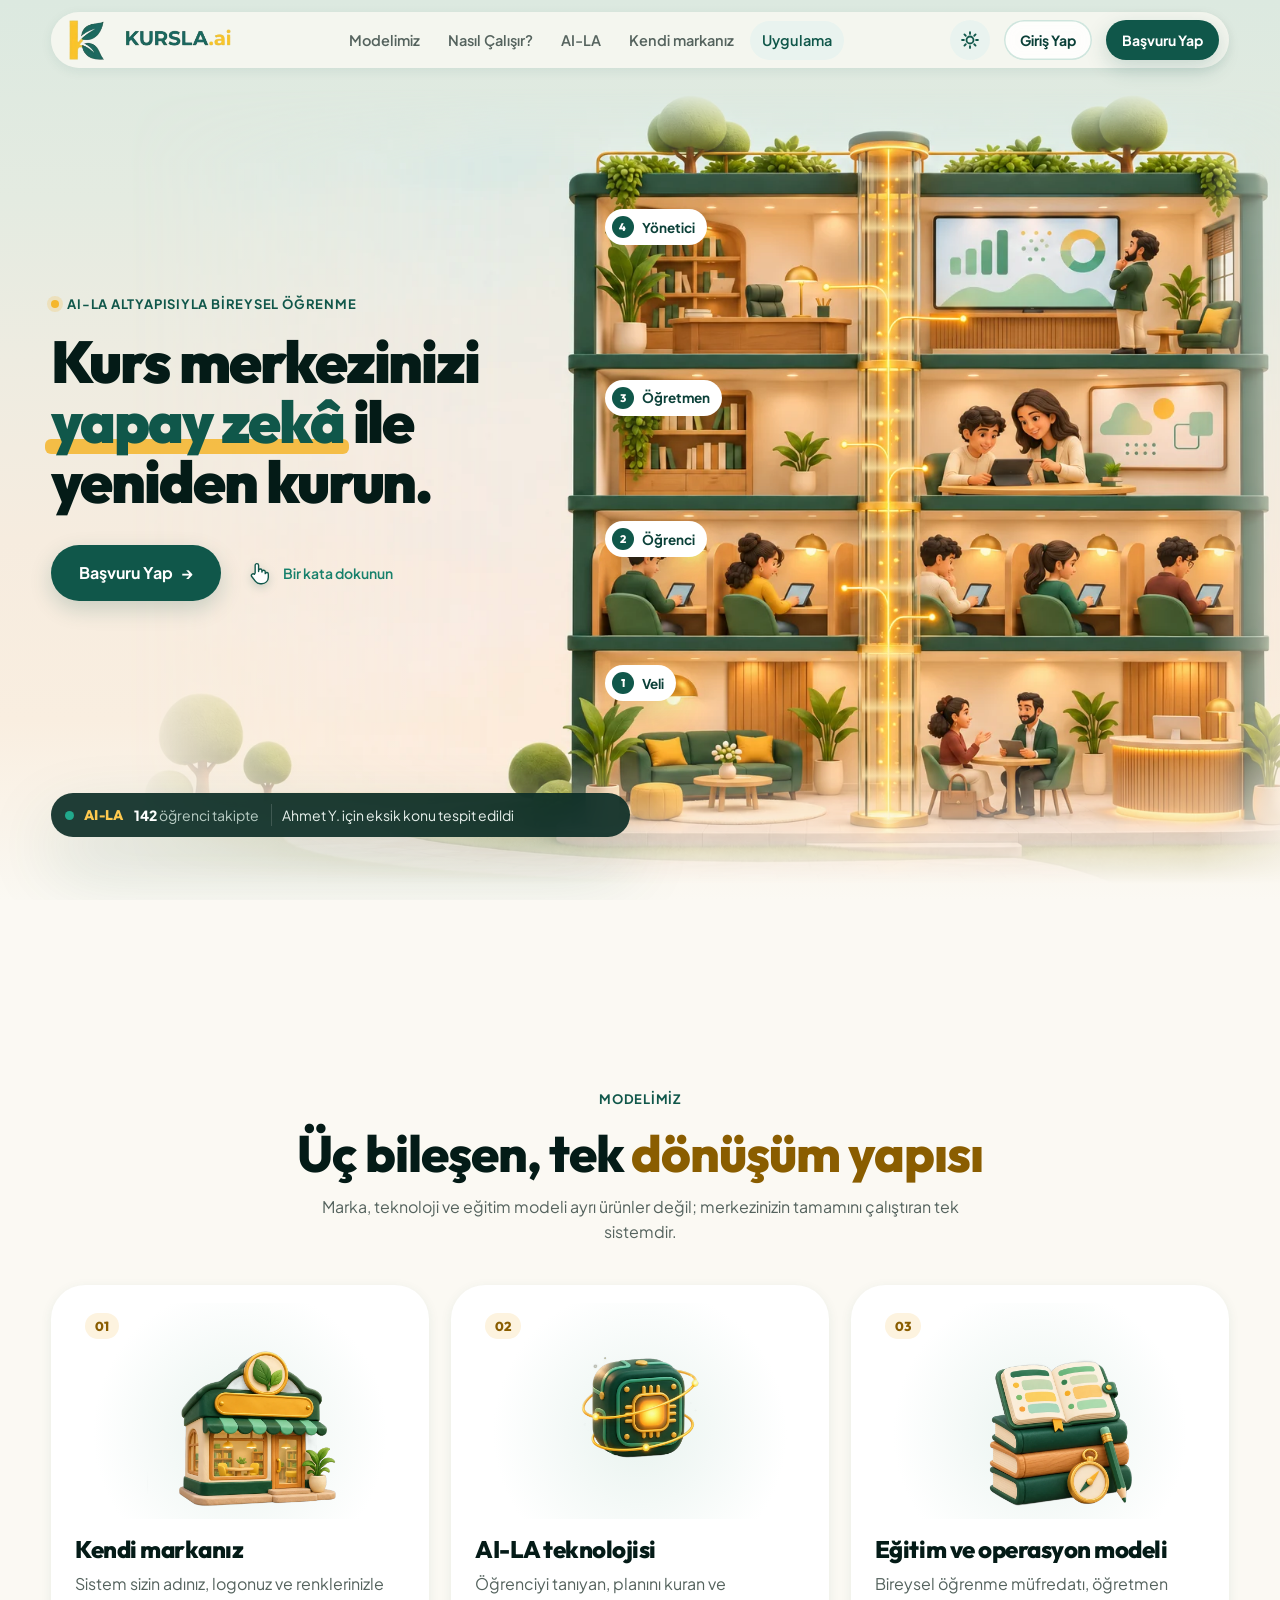
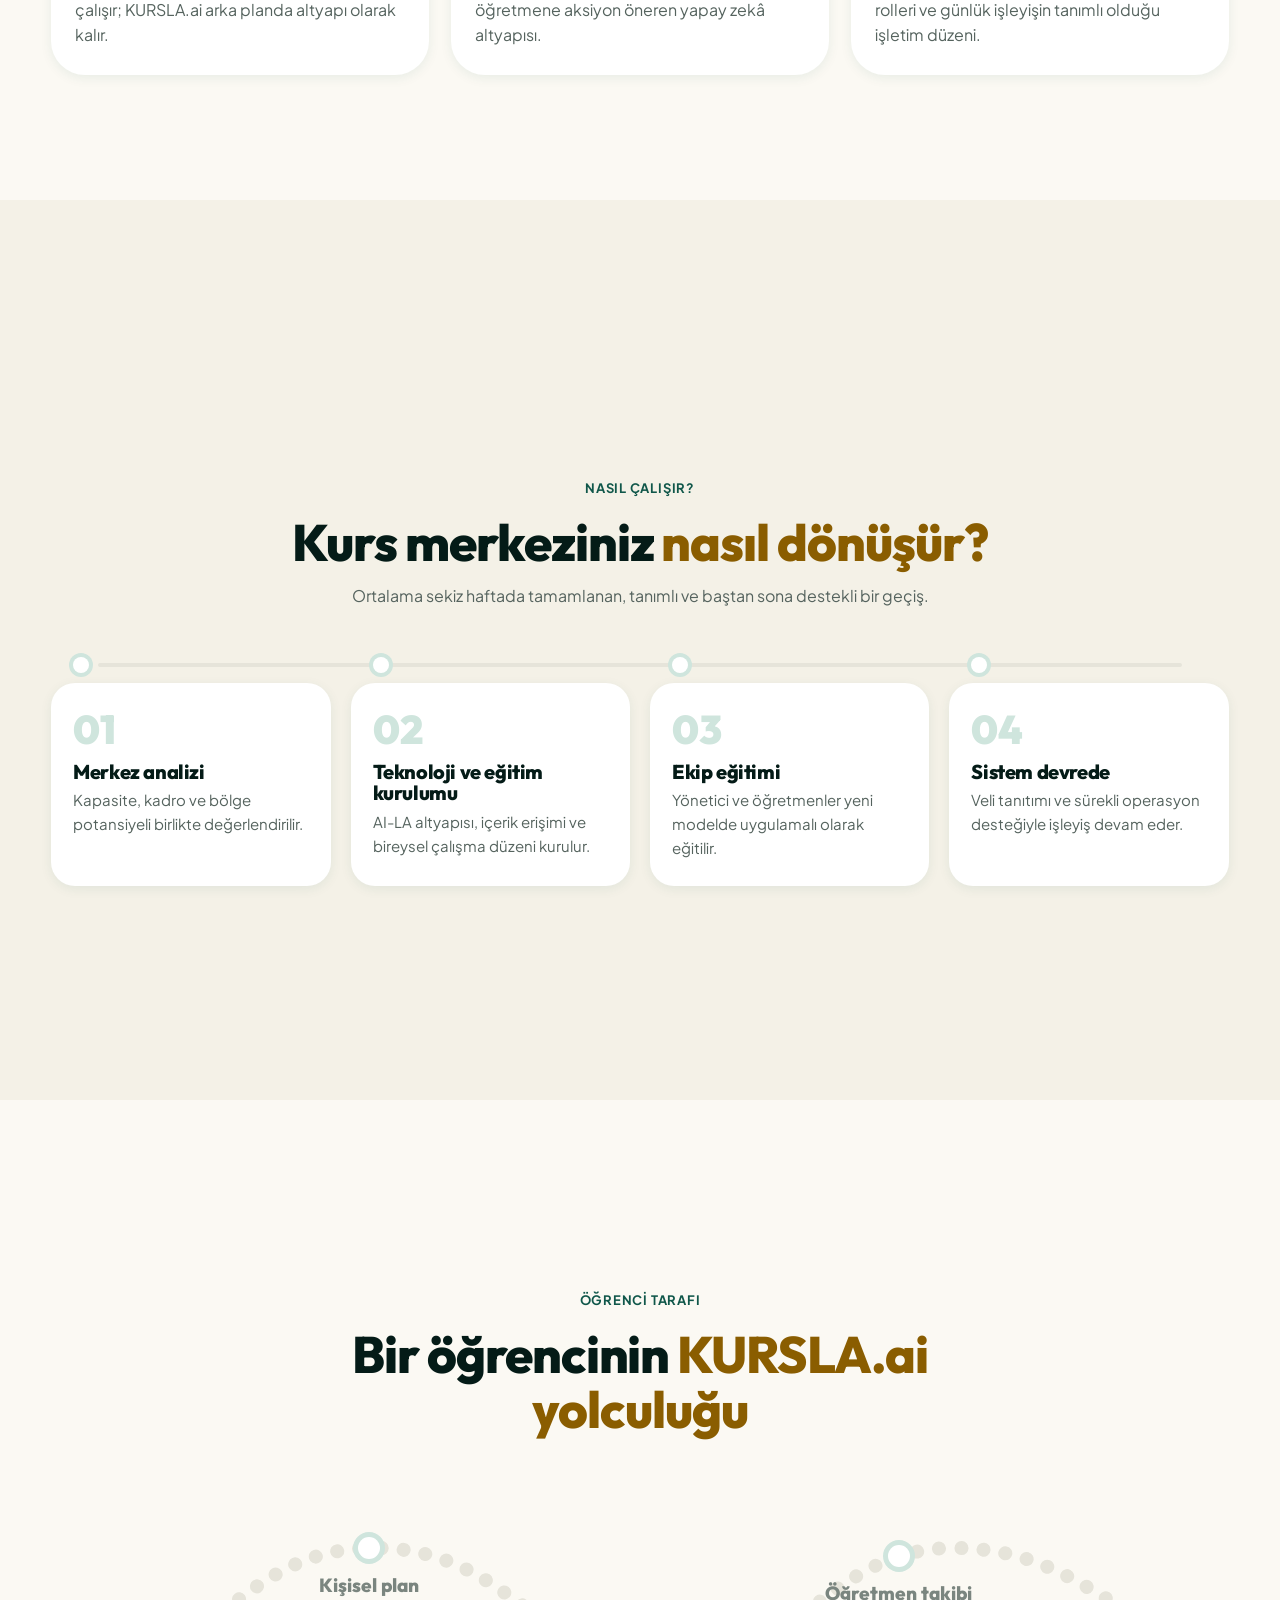
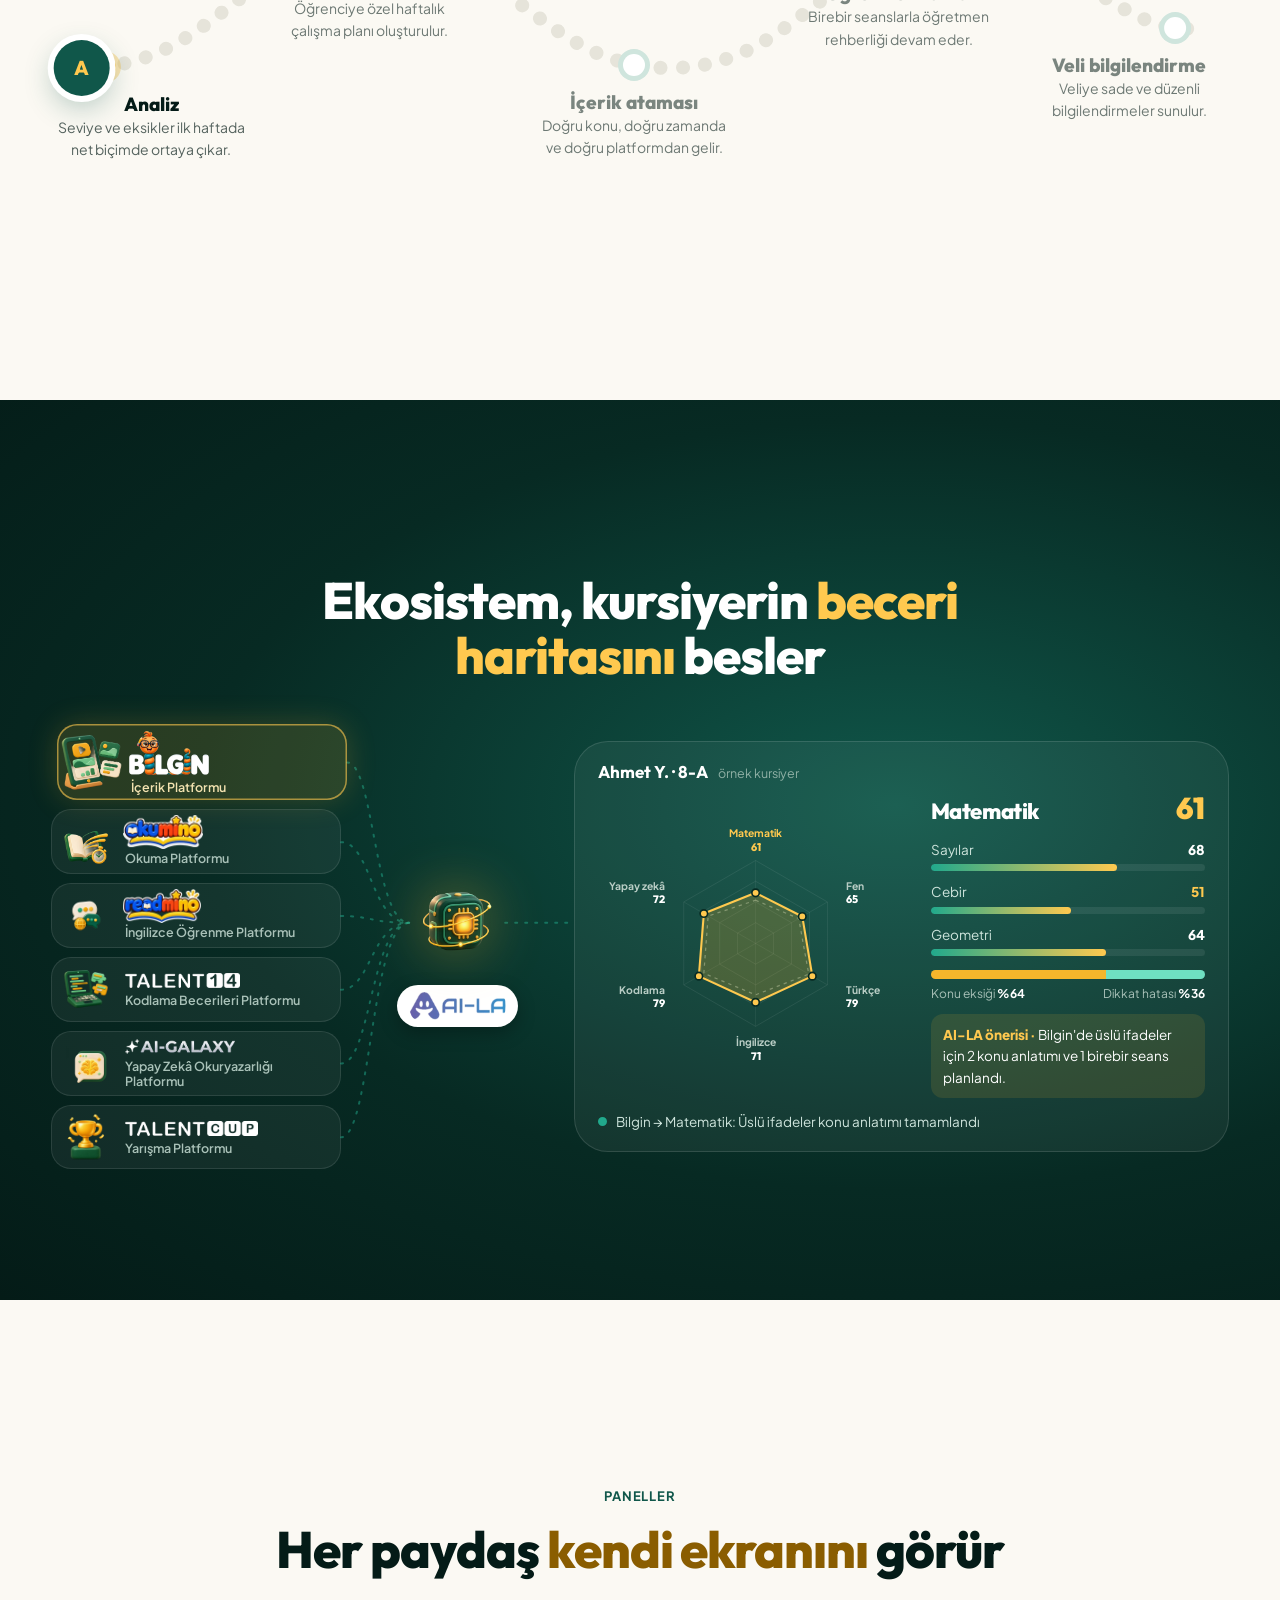
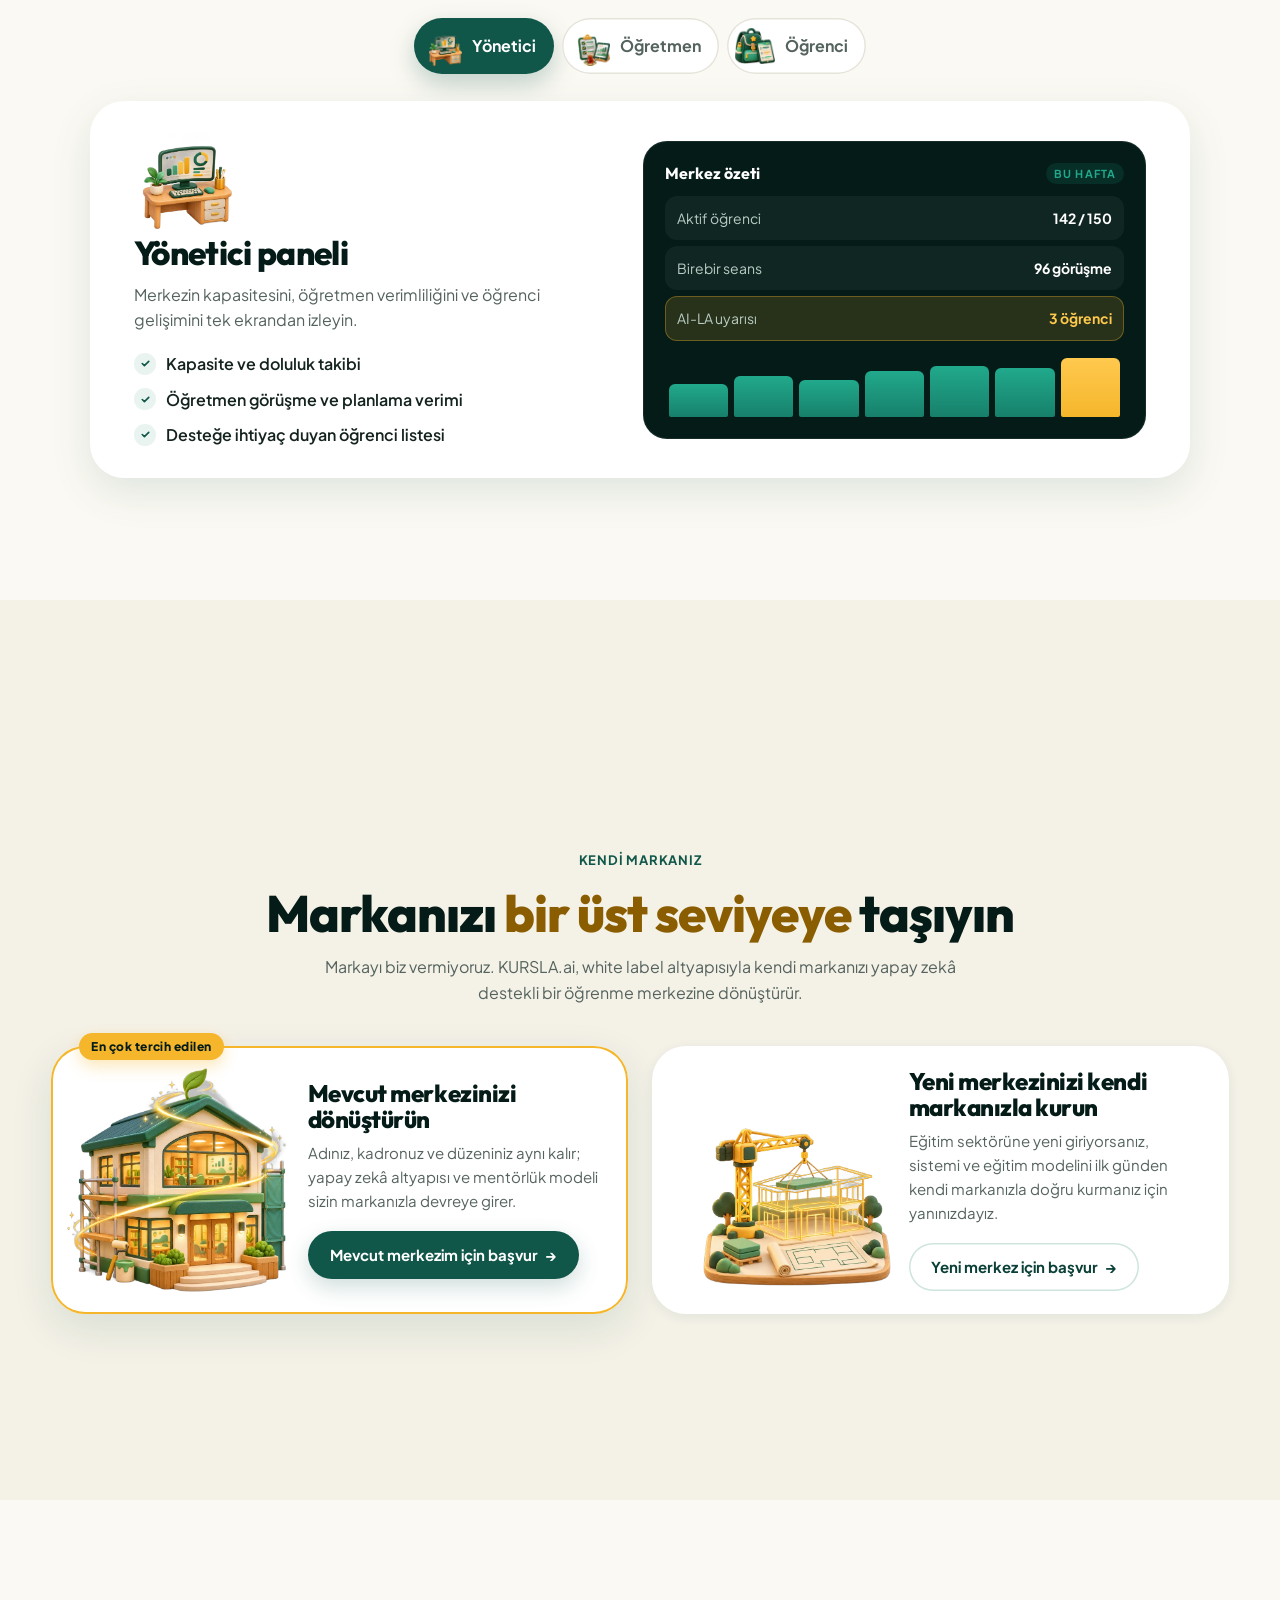
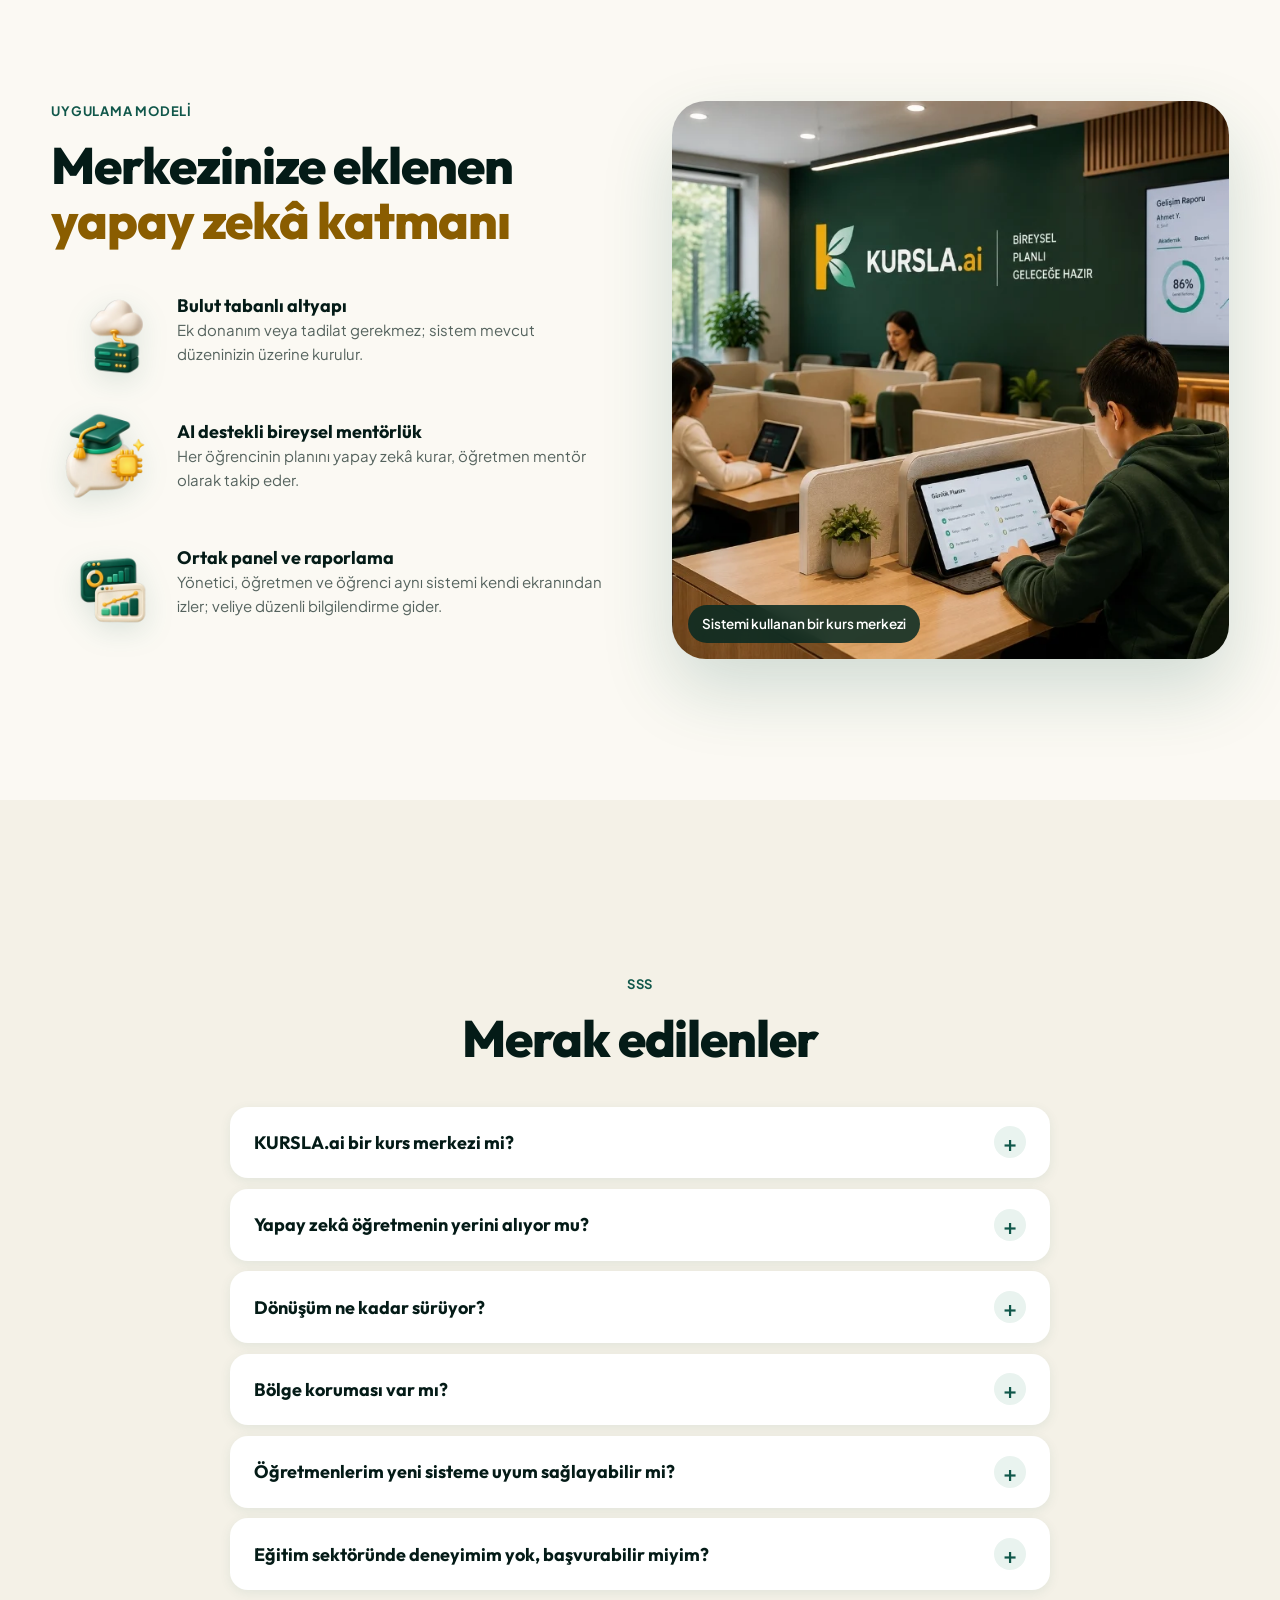
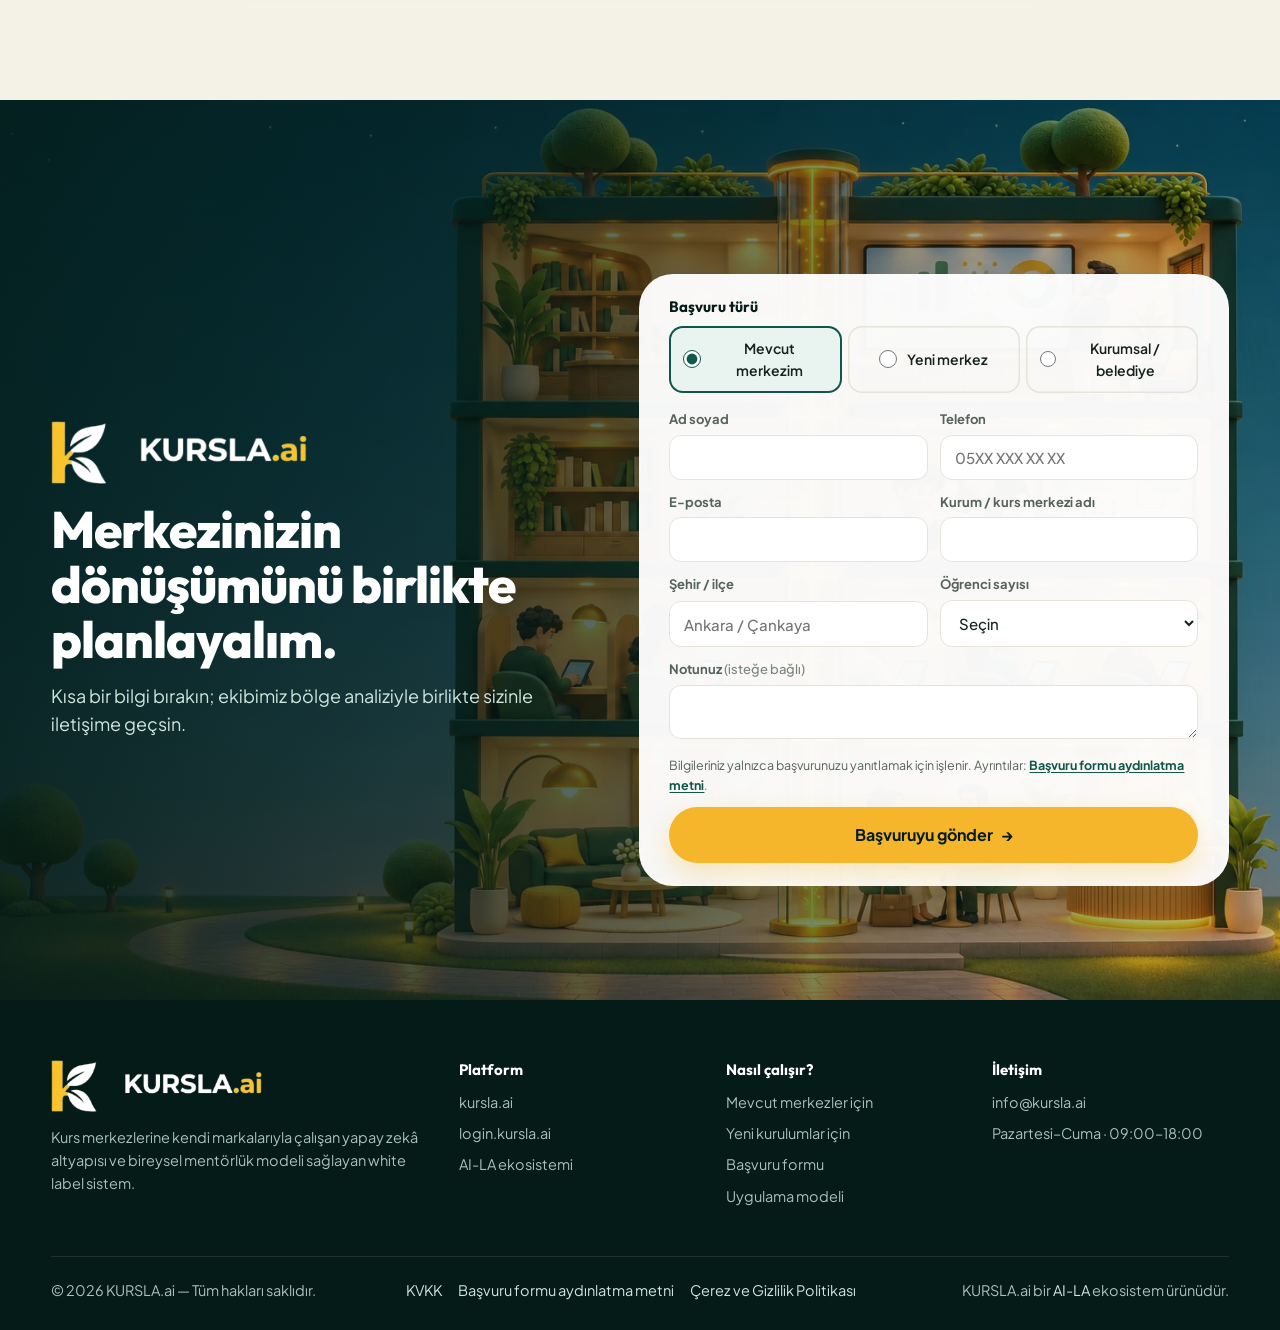
<file: index.html>
<!doctype html>
<html lang="tr">
<head>
<meta charset="utf-8">
<meta name="viewport" content="width=device-width, initial-scale=1">
<title>KURSLA.ai | Yapay Zekâ Destekli Bireysel Öğrenme Merkezi</title>
<meta name="description" content="KURSLA.ai, mevcut kurs merkezlerine yapay zekâ desteği ve AI destekli bireysel mentörlük sağlayan sistem. Kendi markanızla çalışan AI-LA altyapısı, eğitim modeli ve operasyon tek yapıda.">
<meta property="og:title" content="KURSLA.ai | Kurs merkezinizi yapay zekâ ile yeniden kurun">
<meta property="og:description" content="Markayı biz vermiyoruz, sizin markanızı bir üst seviyeye taşıyoruz. AI-LA teknolojisi ve eğitim modeli, kurs merkezinizin kendi adıyla.">
<meta property="og:image" content="img/og.jpg">
<meta name="theme-color" content="#10574a">
<link rel="icon" href="img/ikon.png" type="image/png">
<link rel="preconnect" href="https://fonts.googleapis.com">
<link rel="preconnect" href="https://fonts.gstatic.com" crossorigin>
<link href="https://fonts.googleapis.com/css2?family=Outfit:wght@500;600;700;800;900&family=Plus+Jakarta+Sans:wght@400;500;600;700&display=swap" rel="stylesheet">
<link rel="stylesheet" href="style.css?v=32">
<!-- Kursla v1 (15.11.2026). İçerik canlı kursla.ai'den; düzen AI-LA landing'inden; hero fikri Okumino'nun
     "okuma odası"ndan: tek bir Codex sahnesi (kesitli kurs binası), katlar tıklanabilir, AI-LA çekirdeği canlı. -->
</head>
<body>

<header class="nav" id="nav">
  <a class="marka" href="#ust" aria-label="KURSLA.ai ana sayfa"><img src="img/kursla_logo.webp" alt="KURSLA.ai" width="677" height="368"></a>
  <nav class="links" aria-label="Sayfa">
    <a href="#model">Modelimiz</a>
    <a href="#nasil">Nasıl Çalışır?</a>
    <a href="#ekosistem">AI-LA</a>
    <a href="#markaniz">Kendi markanız</a>
    <a href="#uygulama">Uygulama</a>
  </nav>
  <button class="mod" id="mod" type="button" aria-label="Akşam etüdüne geç" aria-pressed="false">
    <svg class="gun" viewBox="0 0 24 24" fill="none" stroke="currentColor" stroke-width="2.2" stroke-linecap="round"><circle cx="12" cy="12" r="4.2"/><path d="M12 2.5v2.2M12 19.3v2.2M2.5 12h2.2M19.3 12h2.2M5.3 5.3l1.6 1.6M17.1 17.1l1.6 1.6M5.3 18.7l1.6-1.6M17.1 6.9l1.6-1.6"/></svg>
    <svg class="ay" viewBox="0 0 24 24" fill="currentColor"><path d="M20.5 14.6A8.6 8.6 0 0 1 9.4 3.5a8.6 8.6 0 1 0 11.1 11.1Z"/></svg>
  </button>
  <a class="btn btn-ghost btn-sm giris" href="https://login.kursla.ai" id="giris">Giriş Yap</a>
  <a class="btn btn-sm" href="#basvuru">Başvuru Yap</a>
  <button class="menu" id="menu" type="button" aria-label="Menüyü aç" aria-expanded="false"><span></span><span></span></button>
</header>

<main>
<!-- 1. HERO: kesitli kurs binası -->
<section class="hero" id="ust" aria-labelledby="heroBaslik">
  <div class="sahne" id="sahne">
    <div class="bina" id="bina">
      <img class="gunduz" src="img/hero_gunduz.webp?v=2" alt="" fetchpriority="high">
      <img class="aksam" src="img/hero_aksam.webp?v=2" alt="" loading="lazy">
      <div class="cekirdek" id="cekirdek" aria-hidden="true"><i class="akis"></i><i class="nabiz" id="nabiz"></i></div>
      <div class="katlar" id="katlar" role="group" aria-label="Kurs merkezi katları. Bir kata tıklayarak o paydaşın ekranını görün."></div>
      <div class="el" id="el" aria-hidden="true"><i class="el-dalga"></i><svg viewBox="0 0 32 32" aria-hidden="true"><path d="M12.5 16V6.6a2.1 2.1 0 0 1 4.2 0v7.6l.1-1.3a2 2 0 0 1 4 .3v1.6l.2-.8a2 2 0 0 1 3.9.6v2.2l.2-.4a1.9 1.9 0 0 1 3.6.9v3.9c0 4.6-3.5 8-8.1 8h-1.9c-2.5 0-4.3-1-5.8-2.9l-4.6-6a2.1 2.1 0 0 1 3.2-2.7Z"/></svg></div>
    </div>
  </div>

  <div class="hero-sol">
    <div class="baslik" id="baslik">
      <p class="ust-etiket"><span class="nokta"></span>AI-LA altyapısıyla bireysel öğrenme</p>
      <h1 id="heroBaslik">Kurs merkezinizi <span class="y">yapay zekâ</span> ile yeniden kurun.</h1>
      <div class="cta-satir">
        <a class="btn btn-buyuk" href="#basvuru">Başvuru Yap <span aria-hidden="true">→</span></a>
        <p class="ipucu"><span class="parmak" aria-hidden="true"><svg viewBox="0 0 32 32" aria-hidden="true"><path d="M12.5 16V6.6a2.1 2.1 0 0 1 4.2 0v7.6l.1-1.3a2 2 0 0 1 4 .3v1.6l.2-.8a2 2 0 0 1 3.9.6v2.2l.2-.4a1.9 1.9 0 0 1 3.6.9v3.9c0 4.6-3.5 8-8.1 8h-1.9c-2.5 0-4.3-1-5.8-2.9l-4.6-6a2.1 2.1 0 0 1 3.2-2.7Z"/></svg></span>Bir kata dokunun</p>
      </div>
    </div>

    <aside class="kat-kart" id="katKart" aria-live="polite" hidden>
      <button class="kapat" id="kapat" type="button" aria-label="Kartı kapat"><svg viewBox="0 0 24 24" fill="none" stroke="currentColor" stroke-width="2.6" stroke-linecap="round"><path d="M6 6l12 12M18 6 6 18"/></svg></button>
      <p class="kat-no" id="katNo">2. kat</p>
      <h2 id="katBaslik">Öğrenci ekranı</h2>
      <p class="kat-metin" id="katMetin"></p>
      <div class="mock" id="katMock"></div>
      <div class="kat-gezin">
        <button type="button" class="kucuk-btn" id="katOnce" aria-label="Önceki kat">↓</button>
        <button type="button" class="kucuk-btn" id="katSonra" aria-label="Sonraki kat">↑</button>
        <a class="btn btn-sm" id="katGit" href="#paneller">Paneli incele <span aria-hidden="true">→</span></a>
      </div>
    </aside>
  </div>

  <div class="canli" id="canli" aria-live="off">
    <span class="led"></span><b>AI-LA</b><span class="canli-sayi"><b id="takip">142</b> öğrenci takipte</span>
    <ul class="akis-liste" id="akisListe"></ul>
  </div>
</section>

<!-- 3. MODEL -->
<section class="bolum" id="model" aria-labelledby="modelBaslik">
  <div class="bolum-ust">
    <p class="ust-etiket">Modelimiz</p>
    <h2 id="modelBaslik">Üç bileşen, tek <span class="y">dönüşüm yapısı</span></h2>
    <p class="giris-metin">Marka, teknoloji ve eğitim modeli ayrı ürünler değil; merkezinizin tamamını çalıştıran tek sistemdir.</p>
  </div>
  <div class="uclu">
    <article class="bilesen gor" style="--d:0">
      <div class="bilesen-gorsel"><img src="img/p_marka.webp" alt="" loading="lazy"></div>
      <span class="no">01</span>
      <h3>Kendi markanız</h3>
      <p>Sistem sizin adınız, logonuz ve renklerinizle çalışır; KURSLA.ai arka planda altyapı olarak kalır.</p>
    </article>
    <article class="bilesen gor" style="--d:1">
      <div class="bilesen-gorsel"><img src="img/p_teknoloji.webp" alt="" loading="lazy"></div>
      <span class="no">02</span>
      <h3>AI-LA teknolojisi</h3>
      <p>Öğrenciyi tanıyan, planını kuran ve öğretmene aksiyon öneren yapay zekâ altyapısı.</p>
    </article>
    <article class="bilesen gor" style="--d:2">
      <div class="bilesen-gorsel"><img src="img/p_model.webp" alt="" loading="lazy"></div>
      <span class="no">03</span>
      <h3>Eğitim ve operasyon modeli</h3>
      <p>Bireysel öğrenme müfredatı, öğretmen rolleri ve günlük işleyişin tanımlı olduğu işletim düzeni.</p>
    </article>
  </div>
</section>

<!-- 4. NASIL DÖNÜŞÜR -->
<section class="bolum bolum-krem" id="nasil" aria-labelledby="nasilBaslik">
  <div class="bolum-ust">
    <p class="ust-etiket">Nasıl çalışır?</p>
    <h2 id="nasilBaslik">Kurs merkeziniz <span class="y">nasıl dönüşür?</span></h2>
    <p class="giris-metin">Ortalama sekiz haftada tamamlanan, tanımlı ve baştan sona destekli bir geçiş.</p>
  </div>
  <ol class="donusum" id="donusum">
    <li class="gor" style="--d:0"><span class="adim">01</span><h3>Merkez analizi</h3><p>Kapasite, kadro ve bölge potansiyeli birlikte değerlendirilir.</p></li>
    <li class="gor" style="--d:1"><span class="adim">02</span><h3>Teknoloji ve eğitim kurulumu</h3><p>AI-LA altyapısı, içerik erişimi ve bireysel çalışma düzeni kurulur.</p></li>
    <li class="gor" style="--d:2"><span class="adim">03</span><h3>Ekip eğitimi</h3><p>Yönetici ve öğretmenler yeni modelde uygulamalı olarak eğitilir.</p></li>
    <li class="gor" style="--d:3"><span class="adim">04</span><h3>Sistem devrede</h3><p>Veli tanıtımı ve sürekli operasyon desteğiyle işleyiş devam eder.</p></li>
  </ol>
</section>

<!-- 5. ÖĞRENCİ YOLCULUĞU -->
<section class="bolum yolculuk" id="yolculuk" aria-labelledby="yolBaslik">
  <div class="bolum-ust">
    <p class="ust-etiket">Öğrenci tarafı</p>
    <h2 id="yolBaslik">Bir öğrencinin <span class="y">KURSLA.ai yolculuğu</span></h2>
  </div>
  <div class="patika" id="patika">
    <svg class="yol-svg" viewBox="0 0 1200 260" preserveAspectRatio="none" aria-hidden="true">
      <path id="yolIz" d="M30 190 C 170 190, 190 70, 330 70 S 500 190, 630 190 S 790 70, 920 70 S 1090 160, 1170 150" />
      <path id="yolDolu" d="M30 190 C 170 190, 190 70, 330 70 S 500 190, 630 190 S 790 70, 920 70 S 1090 160, 1170 150" />
    </svg>
    <div class="yolcu" id="yolcu" aria-hidden="true"><span>A</span></div>
    <ol class="duraklar" id="duraklar">
      <li data-t="0.02"><b>Analiz</b><span>Seviye ve eksikler ilk haftada net biçimde ortaya çıkar.</span></li>
      <li data-t="0.26"><b>Kişisel plan</b><span>Öğrenciye özel haftalık çalışma planı oluşturulur.</span></li>
      <li data-t="0.5"><b>İçerik ataması</b><span>Doğru konu, doğru zamanda ve doğru platformdan gelir.</span></li>
      <li data-t="0.74"><b>Öğretmen takibi</b><span>Birebir seanslarla öğretmen rehberliği devam eder.</span></li>
      <li data-t="0.98"><b>Veli bilgilendirme</b><span>Veliye sade ve düzenli bilgilendirmeler sunulur.</span></li>
    </ol>
  </div>
</section>

<!-- 6. AI-LA ORKESTRASYON -->
<section class="bolum bolum-koyu" id="ekosistem" aria-labelledby="ekoBaslik">
  <div class="bolum-ust">
    <h2 id="ekoBaslik">Ekosistem, kursiyerin <span class="y">beceri haritasını</span> besler</h2>
  </div>
  <!-- Kaynaklar -> AI-LA -> beceri haritası. Akış çizgileri JS ile kutuların gerçek konumundan çizilir. -->
  <div class="besle" id="besle">
    <svg class="besle-cizgi" id="besleCizgi" aria-hidden="true"></svg>
    <ul class="kaynaklar" id="kaynaklar" aria-label="Haritayı besleyen kaynaklar"></ul>
    <div class="cekirdek-ai" id="cekirdekAi"><img src="img/p_teknoloji.webp" alt=""><img class="aila-logo" src="img/logo_aila.webp?v=2" alt="AI-LA"></div>
    <div class="harita" id="harita">
      <div class="harita-ust"><b>Ahmet Y. · 8-A</b><span>örnek kursiyer</span></div>
      <div class="harita-govde">
        <svg class="radar" id="radar" viewBox="-190 -150 380 300" role="img" aria-label="Beceri haritası"></svg>
        <div class="alan-detay" id="alanDetay" aria-live="polite"></div>
      </div>
      <p class="son-olay" id="sonOlay"><span class="led"></span><span id="sonOlayMetin">Kaynaklar haritayı güncelliyor</span></p>
    </div>
  </div>
</section>

<!-- 7. PANELLER -->
<section class="bolum" id="paneller" aria-labelledby="panelBaslik">
  <div class="bolum-ust">
    <p class="ust-etiket">Paneller</p>
    <h2 id="panelBaslik">Her paydaş <span class="y">kendi ekranını</span> görür</h2>
  </div>
  <div class="sekmeler" role="tablist" id="sekmeler" aria-label="Paydaşlar"></div>
  <div class="panel-alan" id="panelAlan"></div>
</section>

<!-- 8. KENDİ MARKANIZ (white label) -->
<section class="bolum bolum-krem" id="markaniz" aria-labelledby="frBaslik">
  <div class="bolum-ust">
    <p class="ust-etiket">Kendi markanız</p>
    <h2 id="frBaslik">Markanızı <span class="y">bir üst seviyeye</span> taşıyın</h2>
    <p class="giris-metin">Markayı biz vermiyoruz. KURSLA.ai, white label altyapısıyla kendi markanızı yapay zekâ destekli bir öğrenme merkezine dönüştürür.</p>
  </div>
  <div class="ikili">
    <article class="yol-kart one gor" style="--d:0">
      <span class="rozet">En çok tercih edilen</span>
      <img src="img/y_mevcut.webp" alt="" loading="lazy">
      <div><h3>Mevcut merkezinizi dönüştürün</h3>
      <p>Adınız, kadronuz ve düzeniniz aynı kalır; yapay zekâ altyapısı ve mentörlük modeli sizin markanızla devreye girer.</p>
      <a class="btn" href="#basvuru" data-tur="donusum">Mevcut merkezim için başvur <span aria-hidden="true">→</span></a></div>
    </article>
    <article class="yol-kart gor" style="--d:1">
      <img src="img/y_yeni.webp" alt="" loading="lazy">
      <div><h3>Yeni merkezinizi kendi markanızla kurun</h3>
      <p>Eğitim sektörüne yeni giriyorsanız, sistemi ve eğitim modelini ilk günden kendi markanızla doğru kurmanız için yanınızdayız.</p>
      <a class="btn btn-ghost" href="#basvuru" data-tur="yeni">Yeni merkez için başvur <span aria-hidden="true">→</span></a></div>
    </article>
  </div>
</section>

<!-- 9. UYGULAMA -->
<section class="bolum" id="uygulama" aria-labelledby="uyBaslik">
  <div class="uygulama">
    <div>
      <p class="ust-etiket">Uygulama modeli</p>
      <h2 id="uyBaslik">Merkezinize eklenen <span class="y">yapay zekâ katmanı</span></h2>
      <ul class="uy-liste">
        <li class="gor" style="--d:0"><img class="ikon3d" src="img/u_bulut.webp?v=2" alt="" loading="lazy"><div><b>Bulut tabanlı altyapı</b><p>Ek donanım veya tadilat gerekmez; sistem mevcut düzeninizin üzerine kurulur.</p></div></li>
        <li class="gor" style="--d:1"><img class="ikon3d" src="img/u_mentor.webp?v=2" alt="" loading="lazy"><div><b>AI destekli bireysel mentörlük</b><p>Her öğrencinin planını yapay zekâ kurar, öğretmen mentör olarak takip eder.</p></div></li>
        <li class="gor" style="--d:2"><img class="ikon3d" src="img/u_panel.webp?v=2" alt="" loading="lazy"><div><b>Ortak panel ve raporlama</b><p>Yönetici, öğretmen ve öğrenci aynı sistemi kendi ekranından izler; veliye düzenli bilgilendirme gider.</p></div></li>
      </ul>
    </div>
    <figure class="foto gor">
      <img src="img/anasayfa.webp" alt="KURSLA.ai sistemini kullanan bir kurs merkezinde bireysel çalışma düzeni" loading="lazy">
      <figcaption>Sistemi kullanan bir kurs merkezi</figcaption>
    </figure>
  </div>
</section>

<!-- 10. SSS -->
<section class="bolum bolum-krem" id="sss" aria-labelledby="sssBaslik">
  <div class="bolum-ust">
    <p class="ust-etiket">SSS</p>
    <h2 id="sssBaslik">Merak edilenler</h2>
  </div>
  <div class="sss" id="sssListe"></div>
</section>

<!-- 11. BAŞVURU: aynı bina, akşam -->
<section class="basvuru" id="basvuru" aria-labelledby="basBaslik">
  <div class="basvuru-zemin" aria-hidden="true"><img src="img/hero_aksam.webp?v=2" alt="" loading="lazy"></div>
  <div class="basvuru-ic">
    <div class="basvuru-metin">
      <img class="basvuru-logo" src="img/kursla_logo_beyaz.webp" alt="KURSLA.ai" width="677" height="368">
      <h2 id="basBaslik">Merkezinizin dönüşümünü birlikte planlayalım.</h2>
      <p>Kısa bir bilgi bırakın; ekibimiz bölge analiziyle birlikte sizinle iletişime geçsin.</p>
    </div>
    <form class="form" id="form" novalidate>
      <fieldset class="tur">
        <legend>Başvuru türü</legend>
        <label><input type="radio" name="tur" value="donusum" checked><span>Mevcut merkezim</span></label>
        <label><input type="radio" name="tur" value="yeni"><span>Yeni merkez</span></label>
        <label><input type="radio" name="tur" value="kurum"><span>Kurumsal / belediye</span></label>
      </fieldset>
      <div class="alanlar">
        <label><span>Ad soyad</span><input name="ad" type="text" autocomplete="name" required></label>
        <label><span>Telefon</span><input name="tel" type="tel" autocomplete="tel" inputmode="tel" placeholder="05XX XXX XX XX" required></label>
        <label><span>E-posta</span><input name="eposta" type="email" autocomplete="email" required></label>
        <label><span>Kurum / kurs merkezi adı</span><input name="kurum" type="text" autocomplete="organization"></label>
        <label><span>Şehir / ilçe</span><input name="sehir" type="text" autocomplete="address-level2" placeholder="Ankara / Çankaya"></label>
        <label><span>Öğrenci sayısı</span><select name="sayi"><option value="">Seçin</option><option>50'den az</option><option>50-150</option><option>150-300</option><option>300'den fazla</option><option>Henüz açılmadı</option></select></label>
        <label class="genis"><span>Notunuz <em>(isteğe bağlı)</em></span><textarea name="not" rows="2"></textarea></label>
      </div>
      <input type="hidden" name="kaynak"><input type="hidden" name="kampanya">
      <label class="bal" aria-hidden="true">Web<input name="web_adresi_2" tabindex="-1" autocomplete="off"></label>
      <p class="aydinlatma">Bilgileriniz yalnızca başvurunuzu yanıtlamak için işlenir. Ayrıntılar: <a href="kvkk/#basvuru-formu" target="_blank" rel="noopener">Başvuru formu aydınlatma metni</a>.</p>
      <p class="form-hata" role="alert" hidden></p>
      <button class="btn btn-altin btn-buyuk" type="submit">Başvuruyu gönder <span aria-hidden="true">→</span></button>
      <p class="tamam" id="tamam" role="status" hidden>Teşekkürler, başvurunuz alındı. Ekibimiz en kısa sürede sizinle iletişime geçecek.</p>
    </form>
  </div>
</section>
</main>

<footer class="altbilgi">
  <div class="alt-izgara">
    <div class="alt-marka">
      <img src="img/kursla_logo_beyaz.webp" alt="KURSLA.ai" width="677" height="368">
      <p>Kurs merkezlerine kendi markalarıyla çalışan yapay zekâ altyapısı ve bireysel mentörlük modeli sağlayan white label sistem.</p>
    </div>
    <div><h4>Platform</h4><a href="https://kursla.ai">kursla.ai</a><a href="https://login.kursla.ai">login.kursla.ai</a><a href="https://ai-la.ai">AI-LA ekosistemi</a></div>
    <div><h4>Nasıl çalışır?</h4><a href="#markaniz">Mevcut merkezler için</a><a href="#markaniz">Yeni kurulumlar için</a><a href="#basvuru">Başvuru formu</a><a href="#uygulama">Uygulama modeli</a></div>
    <div><h4>İletişim</h4><a href="mailto:info@kursla.ai">info@kursla.ai</a><span>Pazartesi–Cuma · 09:00–18:00</span></div>
  </div>
  <div class="alt-son">
    <span>© 2026 KURSLA.ai — Tüm hakları saklıdır.</span>
    <span class="alt-yasal"><a href="kvkk/">KVKK</a><a href="kvkk/#basvuru-formu">Başvuru formu aydınlatma metni</a><a href="https://bilisimschool.com/kvkk/cerez_ve_gizlilik_politikasi.pdf" target="_blank" rel="noopener">Çerez ve Gizlilik Politikası</a></span>
    <span>KURSLA.ai bir <a href="https://ai-la.ai">AI-LA</a> ekosistem ürünüdür.</span>
  </div>
</footer>

<script src="app.js?v=27"></script>
</body>
</html>
</file>
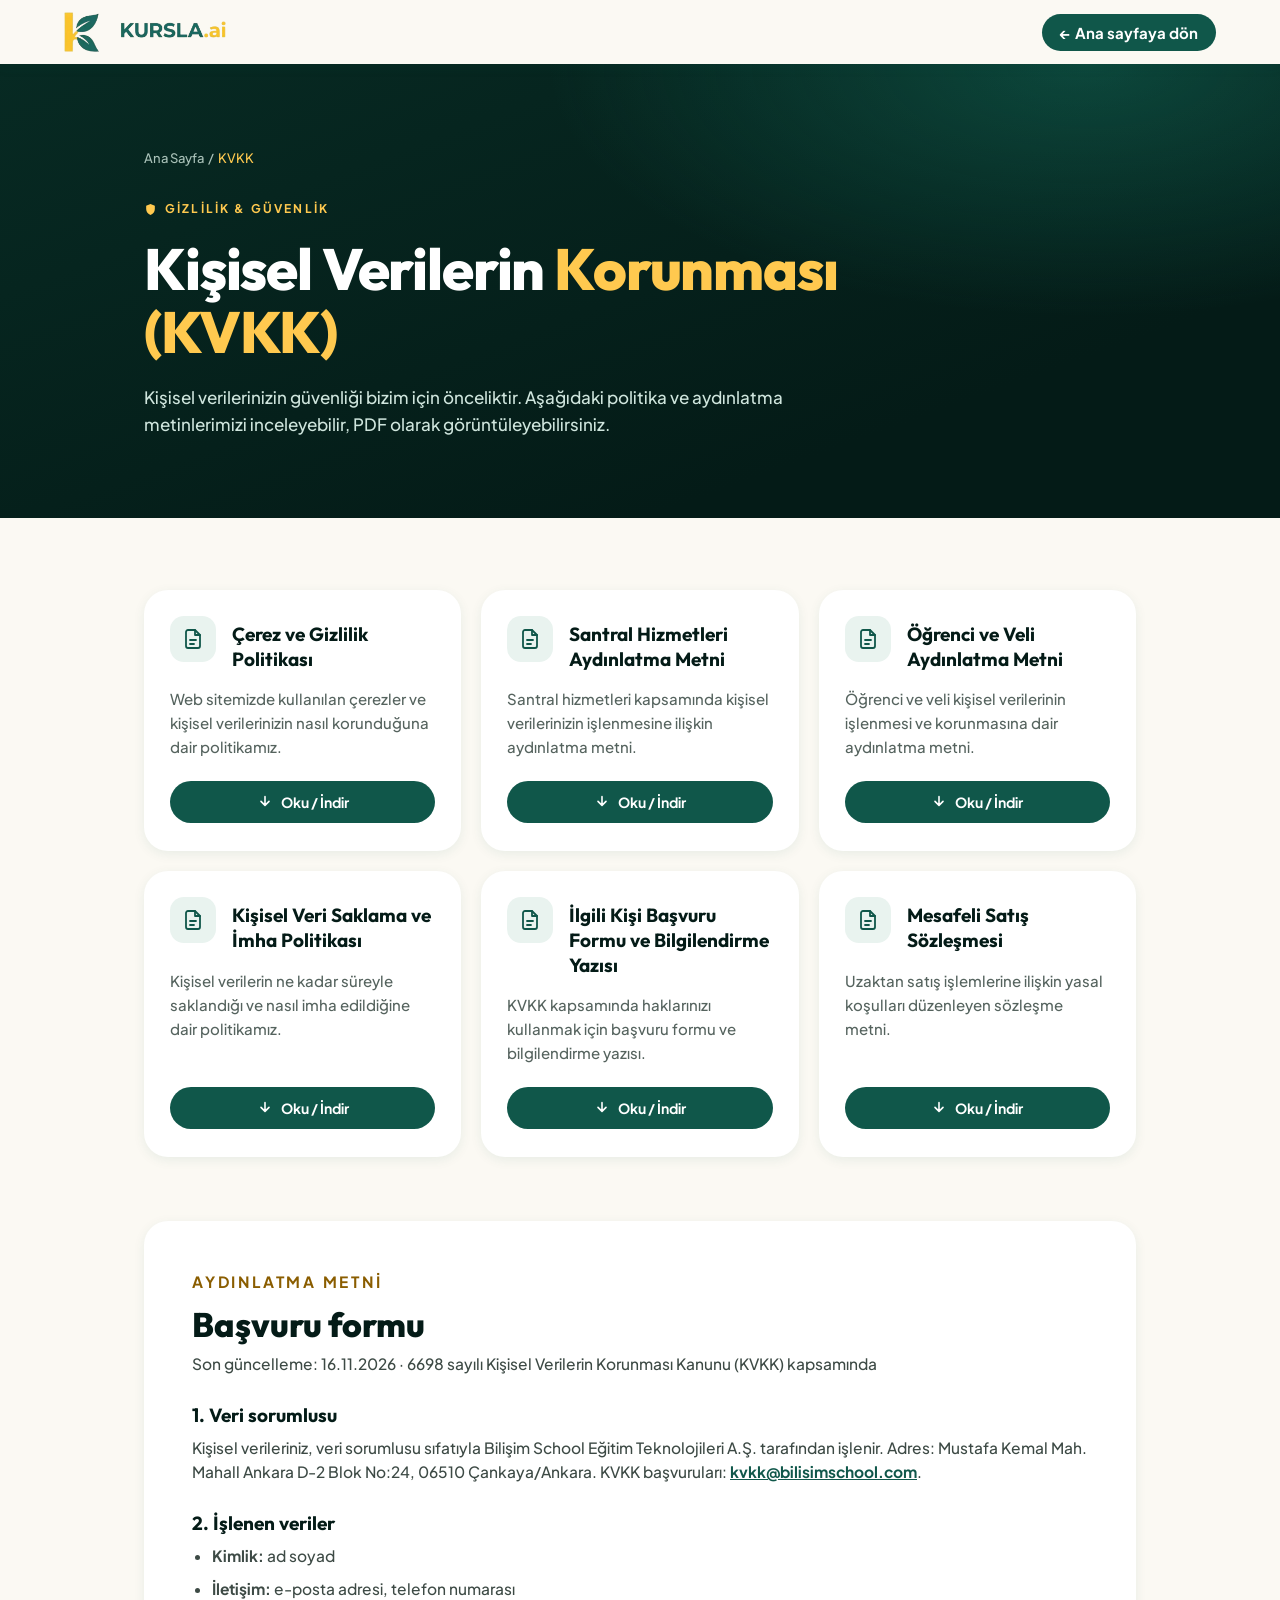
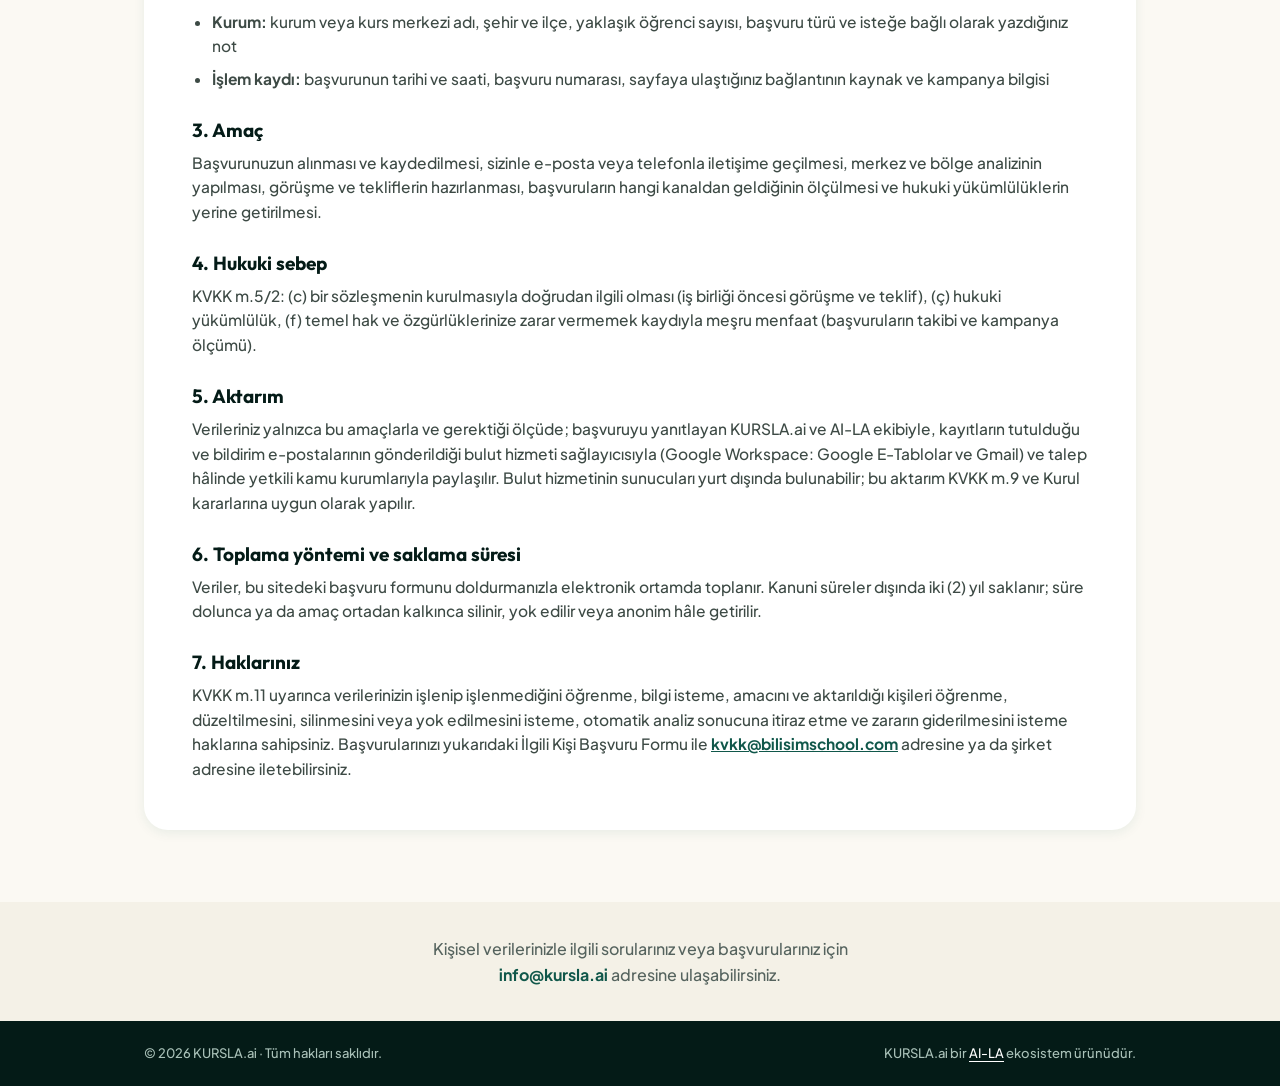
<file: kvkk/index.html>
<!doctype html>
<html lang="tr">
<head>
<meta charset="utf-8">
<meta name="viewport" content="width=device-width, initial-scale=1">
<title>KVKK · KURSLA.ai</title>
<meta name="description" content="KURSLA.ai kişisel verilerin korunması: politika ve aydınlatma metinleri.">
<link rel="icon" href="../img/ikon.png" type="image/png">
<link rel="preconnect" href="https://fonts.googleapis.com">
<link rel="preconnect" href="https://fonts.gstatic.com" crossorigin>
<link href="https://fonts.googleapis.com/css2?family=Outfit:wght@700;800&family=Plus+Jakarta+Sans:wght@500;700&display=swap" rel="stylesheet">
<!-- Düzen: talent14.com/kvkk + Okumino KVKK sayfası (2026-11-16). Belgeler Bilişim School'un yayımlı KVKK PDF'leri. Üreten: kursla/gen/kvkk_sayfa.py -->
<style>
:root{--krem:#fbf9f3;--krem2:#f4f1e7;--yesil:#10574a;--yesil-k:#0b4038;--yesil-d:#072a23;--yesil-m:#041b17;--yesil50:#e9f3ef;--altin:#f5b62b;--altin-y:#ffc94f;--altin-yazi:#8a5d00;
  --govde:#55635e;--cizgi:#e6e4da;--baslik:'Outfit',sans-serif;--metin:'Plus Jakarta Sans',sans-serif;--pad:clamp(16px,5vw,64px)}
*{box-sizing:border-box;margin:0;padding:0}
body{background:var(--krem);color:var(--govde);font:500 16px/1.6 var(--metin);-webkit-font-smoothing:antialiased}
a{color:inherit}
.bar{position:sticky;top:0;z-index:5;display:flex;align-items:center;justify-content:space-between;gap:16px;padding:12px var(--pad);background:#fbf9f3ee;backdrop-filter:blur(10px);box-shadow:0 3px 12px #10574a14}
.bar .marka img{display:block;height:40px;width:auto}
.bar .geri{font:700 15px/1 var(--metin);color:#fff;text-decoration:none;padding:11px 18px;border-radius:999px;background:var(--yesil)}
.bar .geri:hover{background:var(--yesil-k)}
.bar .geri .kisa{display:none}
.hero{background:radial-gradient(900px 420px at 85% 0%,#17806b66,transparent 60%),linear-gradient(160deg,var(--yesil-d) 0%,var(--yesil-m) 75%);color:#fff}
.hero .ic{max-width:1120px;margin:0 auto;padding:clamp(44px,8vw,84px) var(--pad) clamp(48px,8vw,80px)}
.bc{font-size:13px;color:#a9c1b8}.bc a{text-decoration:none}.bc a:hover{color:#fff}.bc span{color:var(--altin-y)}
.eyebrow{display:inline-flex;align-items:center;gap:8px;margin-top:34px;font:700 12px/1 var(--metin);letter-spacing:.18em;text-transform:uppercase;color:var(--altin-y)}
.eyebrow svg{width:13px;height:13px}
h1{margin-top:16px;max-width:760px;font:800 clamp(34px,5.4vw,58px)/1.08 var(--baslik);letter-spacing:-.02em}
h1 em{font-style:normal;color:var(--altin-y)}
.lead{margin-top:20px;max-width:640px;color:#cfe5dd;font-size:17px}
main{max-width:1120px;margin:0 auto;padding:clamp(40px,7vw,72px) var(--pad)}
.kartlar{display:grid;grid-template-columns:repeat(3,1fr);gap:20px}
.kart{display:flex;flex-direction:column;background:#fff;border-radius:24px;padding:26px 26px 28px;box-shadow:0 3px 12px #10574a14}
.kart-ust{display:flex;gap:16px;align-items:flex-start}
.ikon{flex:none;display:grid;place-items:center;width:46px;height:46px;border-radius:14px;background:var(--yesil50);color:var(--yesil)}
.ikon svg{width:24px;height:24px}
.kart h2{font:700 19px/1.3 var(--baslik);color:var(--yesil-m);padding-top:6px}
.kart p{margin-top:16px;color:var(--govde);font-size:15px;flex:1}
.kart a.btn{margin-top:22px;display:flex;align-items:center;justify-content:center;gap:8px;padding:13px 16px;border-radius:999px;background:var(--yesil);color:#fff;text-decoration:none;font:700 14px/1 var(--metin);transition:transform .2s,background .2s}
.kart a.btn svg{width:16px;height:16px}
.kart a.btn:hover{background:var(--yesil-k);transform:translateY(-2px)}
.iletisim{background:var(--krem2)}
.iletisim p{max-width:640px;margin:0 auto;padding:34px var(--pad);text-align:center}
.iletisim a{color:var(--yesil);font-weight:700;text-decoration:none;white-space:nowrap}.iletisim a:hover{text-decoration:underline}
footer{background:var(--yesil-m);color:#a9c1b8;font-size:13px}
footer a{color:#fff;text-underline-offset:3px}footer a:hover{color:var(--altin-y)}
.metin{margin-top:clamp(40px,6vw,64px);background:#fff;border-radius:24px;padding:clamp(24px,4vw,48px);scroll-margin-top:90px;box-shadow:0 3px 12px #10574a14}
.eyebrow.koyu{margin-top:0;color:var(--altin-yazi)}
.m-baslik{margin-top:10px;font:800 clamp(26px,3.4vw,34px)/1.15 var(--baslik);color:var(--yesil-m)}
.m-not{margin-top:8px;font-size:13px}
.metin h3{margin-top:26px;font:700 19px/1.3 var(--baslik);color:var(--yesil-m)}
.metin p,.metin li{margin-top:8px;color:#3d4a45;font-size:15.5px}
.metin ul{padding-left:20px}
.metin a{color:var(--yesil);font-weight:700}
footer .ic{max-width:1120px;margin:0 auto;padding:22px var(--pad);display:flex;justify-content:space-between;gap:12px;flex-wrap:wrap}
@media (max-width:900px){.kartlar{grid-template-columns:repeat(2,1fr)}}
@media (max-width:600px){.kartlar{grid-template-columns:1fr}.bar .geri .uzun{display:none}.bar .geri .kisa{display:inline}.bar .marka img{height:34px}footer .ic{flex-direction:column}}
</style>
</head>
<body>
<header class="bar"><a class="marka" href="../"><img src="../img/kursla_logo.webp" alt="KURSLA.ai" width="616" height="152"></a>
  <a class="geri" href="../"><span class="uzun">← Ana sayfaya dön</span><span class="kisa">← Geri</span></a></header>
<section class="hero"><div class="ic">
  <p class="bc"><a href="../">Ana Sayfa</a> &nbsp;/&nbsp; <span>KVKK</span></p>
  <p class="eyebrow"><svg viewBox="0 0 24 24" fill="currentColor" aria-hidden="true"><path d="M12 2 4 5v6c0 5 3.4 9.4 8 11 4.6-1.6 8-6 8-11V5z"/></svg>Gizlilik &amp; Güvenlik</p>
  <h1>Kişisel Verilerin <em>Korunması</em> <em>(KVKK)</em></h1>
  <p class="lead">Kişisel verilerinizin güvenliği bizim için önceliktir. Aşağıdaki politika ve aydınlatma metinlerimizi inceleyebilir, PDF olarak görüntüleyebilirsiniz.</p>
</div></section>
<main><div class="kartlar">
      <article class="kart"><div class="kart-ust"><span class="ikon" aria-hidden="true"><svg viewBox="0 0 24 24" fill="none" stroke="currentColor" stroke-width="1.8" stroke-linecap="round" stroke-linejoin="round"><path d="M14 3H7a2 2 0 0 0-2 2v14a2 2 0 0 0 2 2h10a2 2 0 0 0 2-2V8z"/><path d="M14 3v5h5M9 13h6M9 17h4"/></svg></span><h2>Çerez ve Gizlilik Politikası</h2></div>
        <p>Web sitemizde kullanılan çerezler ve kişisel verilerinizin nasıl korunduğuna dair politikamız.</p>
        <a class="btn" href="https://bilisimschool.com/kvkk/cerez_ve_gizlilik_politikasi.pdf" target="_blank" rel="noopener"><svg viewBox="0 0 24 24" fill="none" stroke="currentColor" stroke-width="2.4" stroke-linecap="round" stroke-linejoin="round" aria-hidden="true"><path d="M12 4v13M6 11l6 6 6-6"/></svg>Oku / İndir</a></article>
      <article class="kart"><div class="kart-ust"><span class="ikon" aria-hidden="true"><svg viewBox="0 0 24 24" fill="none" stroke="currentColor" stroke-width="1.8" stroke-linecap="round" stroke-linejoin="round"><path d="M14 3H7a2 2 0 0 0-2 2v14a2 2 0 0 0 2 2h10a2 2 0 0 0 2-2V8z"/><path d="M14 3v5h5M9 13h6M9 17h4"/></svg></span><h2>Santral Hizmetleri Aydınlatma Metni</h2></div>
        <p>Santral hizmetleri kapsamında kişisel verilerinizin işlenmesine ilişkin aydınlatma metni.</p>
        <a class="btn" href="https://bilisimschool.com/kvkk/santral_hizmetleri_aydinlatma_metni.pdf" target="_blank" rel="noopener"><svg viewBox="0 0 24 24" fill="none" stroke="currentColor" stroke-width="2.4" stroke-linecap="round" stroke-linejoin="round" aria-hidden="true"><path d="M12 4v13M6 11l6 6 6-6"/></svg>Oku / İndir</a></article>
      <article class="kart"><div class="kart-ust"><span class="ikon" aria-hidden="true"><svg viewBox="0 0 24 24" fill="none" stroke="currentColor" stroke-width="1.8" stroke-linecap="round" stroke-linejoin="round"><path d="M14 3H7a2 2 0 0 0-2 2v14a2 2 0 0 0 2 2h10a2 2 0 0 0 2-2V8z"/><path d="M14 3v5h5M9 13h6M9 17h4"/></svg></span><h2>Öğrenci ve Veli Aydınlatma Metni</h2></div>
        <p>Öğrenci ve veli kişisel verilerinin işlenmesi ve korunmasına dair aydınlatma metni.</p>
        <a class="btn" href="https://bilisimschool.com/kvkk/ogrenci_ve_veli_aydınlatma_metni.pdf" target="_blank" rel="noopener"><svg viewBox="0 0 24 24" fill="none" stroke="currentColor" stroke-width="2.4" stroke-linecap="round" stroke-linejoin="round" aria-hidden="true"><path d="M12 4v13M6 11l6 6 6-6"/></svg>Oku / İndir</a></article>
      <article class="kart"><div class="kart-ust"><span class="ikon" aria-hidden="true"><svg viewBox="0 0 24 24" fill="none" stroke="currentColor" stroke-width="1.8" stroke-linecap="round" stroke-linejoin="round"><path d="M14 3H7a2 2 0 0 0-2 2v14a2 2 0 0 0 2 2h10a2 2 0 0 0 2-2V8z"/><path d="M14 3v5h5M9 13h6M9 17h4"/></svg></span><h2>Kişisel Veri Saklama ve İmha Politikası</h2></div>
        <p>Kişisel verilerin ne kadar süreyle saklandığı ve nasıl imha edildiğine dair politikamız.</p>
        <a class="btn" href="https://bilisimschool.com/kvkk/Kişisel_Veri_Saklama_ve_İmha_Politikası.pdf" target="_blank" rel="noopener"><svg viewBox="0 0 24 24" fill="none" stroke="currentColor" stroke-width="2.4" stroke-linecap="round" stroke-linejoin="round" aria-hidden="true"><path d="M12 4v13M6 11l6 6 6-6"/></svg>Oku / İndir</a></article>
      <article class="kart"><div class="kart-ust"><span class="ikon" aria-hidden="true"><svg viewBox="0 0 24 24" fill="none" stroke="currentColor" stroke-width="1.8" stroke-linecap="round" stroke-linejoin="round"><path d="M14 3H7a2 2 0 0 0-2 2v14a2 2 0 0 0 2 2h10a2 2 0 0 0 2-2V8z"/><path d="M14 3v5h5M9 13h6M9 17h4"/></svg></span><h2>İlgili Kişi Başvuru Formu ve Bilgilendirme Yazısı</h2></div>
        <p>KVKK kapsamında haklarınızı kullanmak için başvuru formu ve bilgilendirme yazısı.</p>
        <a class="btn" href="https://bilisimschool.com/kvkk/ilgili_kisi_basvuru_formu_ve_bilgilendirme_yazisi.pdf" target="_blank" rel="noopener"><svg viewBox="0 0 24 24" fill="none" stroke="currentColor" stroke-width="2.4" stroke-linecap="round" stroke-linejoin="round" aria-hidden="true"><path d="M12 4v13M6 11l6 6 6-6"/></svg>Oku / İndir</a></article>
      <article class="kart"><div class="kart-ust"><span class="ikon" aria-hidden="true"><svg viewBox="0 0 24 24" fill="none" stroke="currentColor" stroke-width="1.8" stroke-linecap="round" stroke-linejoin="round"><path d="M14 3H7a2 2 0 0 0-2 2v14a2 2 0 0 0 2 2h10a2 2 0 0 0 2-2V8z"/><path d="M14 3v5h5M9 13h6M9 17h4"/></svg></span><h2>Mesafeli Satış Sözleşmesi</h2></div>
        <p>Uzaktan satış işlemlerine ilişkin yasal koşulları düzenleyen sözleşme metni.</p>
        <a class="btn" href="https://bilisimschool.com/kvkk/mesafeli_satis_sozlesmesi.pdf" target="_blank" rel="noopener"><svg viewBox="0 0 24 24" fill="none" stroke="currentColor" stroke-width="2.4" stroke-linecap="round" stroke-linejoin="round" aria-hidden="true"><path d="M12 4v13M6 11l6 6 6-6"/></svg>Oku / İndir</a></article>
</div>
<section class="metin" id="basvuru-formu"><p class="eyebrow koyu">Aydınlatma metni</p><h2 class="m-baslik">Başvuru formu</h2>
  <p class="m-not">Son güncelleme: 16.11.2026 · 6698 sayılı Kişisel Verilerin Korunması Kanunu (KVKK) kapsamında</p>
  <h3>1. Veri sorumlusu</h3><p>Kişisel verileriniz, veri sorumlusu sıfatıyla Bilişim School Eğitim Teknolojileri A.Ş. tarafından işlenir. Adres: Mustafa Kemal Mah. Mahall Ankara D-2 Blok No:24, 06510 Çankaya/Ankara. KVKK başvuruları: <a href="mailto:kvkk@bilisimschool.com">kvkk@bilisimschool.com</a>.</p>
  <h3>2. İşlenen veriler</h3><ul><li><b>Kimlik:</b> ad soyad</li><li><b>İletişim:</b> e-posta adresi, telefon numarası</li><li><b>Kurum:</b> kurum veya kurs merkezi adı, şehir ve ilçe, yaklaşık öğrenci sayısı, başvuru türü ve isteğe bağlı olarak yazdığınız not</li><li><b>İşlem kaydı:</b> başvurunun tarihi ve saati, başvuru numarası, sayfaya ulaştığınız bağlantının kaynak ve kampanya bilgisi</li></ul>
  <h3>3. Amaç</h3><p>Başvurunuzun alınması ve kaydedilmesi, sizinle e-posta veya telefonla iletişime geçilmesi, merkez ve bölge analizinin yapılması, görüşme ve tekliflerin hazırlanması, başvuruların hangi kanaldan geldiğinin ölçülmesi ve hukuki yükümlülüklerin yerine getirilmesi.</p>
  <h3>4. Hukuki sebep</h3><p>KVKK m.5/2: (c) bir sözleşmenin kurulmasıyla doğrudan ilgili olması (iş birliği öncesi görüşme ve teklif), (ç) hukuki yükümlülük, (f) temel hak ve özgürlüklerinize zarar vermemek kaydıyla meşru menfaat (başvuruların takibi ve kampanya ölçümü).</p>
  <h3>5. Aktarım</h3><p>Verileriniz yalnızca bu amaçlarla ve gerektiği ölçüde; başvuruyu yanıtlayan KURSLA.ai ve AI-LA ekibiyle, kayıtların tutulduğu ve bildirim e-postalarının gönderildiği bulut hizmeti sağlayıcısıyla (Google Workspace: Google E-Tablolar ve Gmail) ve talep hâlinde yetkili kamu kurumlarıyla paylaşılır. Bulut hizmetinin sunucuları yurt dışında bulunabilir; bu aktarım KVKK m.9 ve Kurul kararlarına uygun olarak yapılır.</p>
  <h3>6. Toplama yöntemi ve saklama süresi</h3><p>Veriler, bu sitedeki başvuru formunu doldurmanızla elektronik ortamda toplanır. Kanuni süreler dışında iki (2) yıl saklanır; süre dolunca ya da amaç ortadan kalkınca silinir, yok edilir veya anonim hâle getirilir.</p>
  <h3>7. Haklarınız</h3><p>KVKK m.11 uyarınca verilerinizin işlenip işlenmediğini öğrenme, bilgi isteme, amacını ve aktarıldığı kişileri öğrenme, düzeltilmesini, silinmesini veya yok edilmesini isteme, otomatik analiz sonucuna itiraz etme ve zararın giderilmesini isteme haklarına sahipsiniz. Başvurularınızı yukarıdaki İlgili Kişi Başvuru Formu ile <a href="mailto:kvkk@bilisimschool.com">kvkk@bilisimschool.com</a> adresine ya da şirket adresine iletebilirsiniz.</p>
</section>
</main>
<section class="iletisim"><p>Kişisel verilerinizle ilgili sorularınız veya başvurularınız için <a href="mailto:info@kursla.ai">info@kursla.ai</a> adresine ulaşabilirsiniz.</p></section>
<footer><div class="ic"><span>© 2026 KURSLA.ai · Tüm hakları saklıdır.</span><span>KURSLA.ai bir <a href="https://ai-la.ai" target="_blank" rel="noopener">AI-LA</a> ekosistem ürünüdür.</span></div></footer>
</body>
</html>
</file>
<file: style.css>
/* KURSLA.ai v1 - renkler canlı kursla.ai CSS'inden (--green, --yellow, --cream...) */
:root{
  --yesil:#10574a; --yesil-k:#0b4038; --yesil-d:#072a23; --yesil-m:#041b17;
  --yesil-a:#17806b; --nane:#21a98c; --yesil-50:#e9f3ef; --yesil-100:#cfe5dd;
  --altin:#f5b62b; --altin-y:#ffc94f; --altin-k:#c7890a; --altin-yazi:#8a5d00; --altin-50:#fdf3df;
  --krem:#fbf9f3; --krem-2:#f4f1e7; --murekkep:#14231d; --govde:#55635e; --soluk:#7a857f;
  --cizgi:#e6e4da; --beyaz:#fff;
  --r-s:14px; --r-m:18px; --r-l:24px; --r-xl:34px;
  --g-s:0 3px 12px #10574a14; --g-m:0 14px 40px #10574a1f; --g-l:0 30px 70px #10574a2e;
  --baslik:"Outfit",system-ui,sans-serif; --metin:"Plus Jakarta Sans",system-ui,sans-serif;
  --kenar:clamp(16px,4vw,56px);
  --ease:cubic-bezier(.22,.8,.24,1);
  color-scheme:light;
}
*{box-sizing:border-box;margin:0;padding:0}
html{scroll-behavior:smooth;scroll-padding-top:84px}
body{font-family:var(--metin);color:var(--murekkep);background:var(--krem);line-height:1.6;-webkit-font-smoothing:antialiased;overflow-x:hidden}
img{display:block;max-width:100%}
a{color:inherit;text-decoration:none}
button{font:inherit;cursor:pointer;border:0;background:none;color:inherit}
h1,h2,h3,h4{font-family:var(--baslik);line-height:1.08;letter-spacing:-.02em;font-weight:800}
.y{color:var(--altin-yazi)}
:focus-visible{outline:3px solid var(--altin);outline-offset:3px;border-radius:8px}

/* ---------- düğmeler ---------- */
.btn{display:inline-flex;align-items:center;gap:.5em;background:var(--yesil);color:#fff;font-weight:700;font-size:15px;
  padding:12px 22px;border-radius:999px;transition:transform .25s var(--ease),background .25s,box-shadow .25s;box-shadow:0 8px 22px #10574a33;white-space:nowrap}
.btn:hover{background:var(--yesil-k);transform:translateY(-2px)}
.btn-sm{padding:9px 16px;font-size:14px}
.btn-buyuk{padding:15px 28px;font-size:16px}
.btn-ghost{background:#ffffffb8;color:var(--yesil-k);box-shadow:inset 0 0 0 1.5px var(--yesil-100);backdrop-filter:blur(8px)}
.btn-ghost:hover{background:#fff;color:var(--yesil)}
.btn-altin{background:var(--altin);color:var(--yesil-m);box-shadow:0 10px 26px #f5b62b4d}
.btn-altin:hover{background:var(--altin-y)}

/* ---------- üst menü ---------- */
.nav{position:fixed;inset:12px var(--kenar) auto;z-index:50;display:flex;align-items:center;gap:14px;padding:8px 10px 8px 18px;
  border-radius:999px;background:#fbf9f3cc;backdrop-filter:blur(14px) saturate(1.3);box-shadow:var(--g-s);transition:box-shadow .3s,background .3s}
.nav.kaydi{background:#fbf9f3f0;box-shadow:var(--g-m)}
.marka img{height:40px;width:auto}
.links{display:flex;gap:4px;margin:0 auto}
.links a{font-weight:600;font-size:14.5px;color:var(--govde);padding:8px 12px;border-radius:999px;transition:color .2s,background .2s}
.links a:hover,.links a.aktif{color:var(--yesil);background:var(--yesil-50)}
.mod{width:40px;height:40px;border-radius:50%;display:grid;place-items:center;color:var(--yesil);background:var(--yesil-50);transition:background .3s,color .3s}
.mod svg{width:20px;height:20px;grid-area:1/1;transition:opacity .3s,transform .4s var(--ease)}
.mod .ay{opacity:0;transform:rotate(-40deg) scale(.6)}
body.aksam .mod{background:var(--yesil-d);color:var(--altin-y)}
body.aksam .mod .gun{opacity:0;transform:rotate(40deg) scale(.6)}
body.aksam .mod .ay{opacity:1;transform:none}
.menu{display:none;width:42px;height:42px;border-radius:50%;background:var(--yesil-50);position:relative}
.menu span{position:absolute;left:12px;right:12px;height:2px;background:var(--yesil);border-radius:2px;transition:transform .3s}
.menu span:first-child{top:16px}.menu span:last-child{top:24px}
.menu[aria-expanded=true] span:first-child{transform:translateY(4px) rotate(45deg)}
.menu[aria-expanded=true] span:last-child{transform:translateY(-4px) rotate(-45deg)}

/* ---------- HERO ---------- */
.hero{position:relative;min-height:max(100svh,624px);overflow:hidden;background:linear-gradient(180deg,#dce9e0 0%,#e4ebe1 22%,#eeece1 40%,#f6ecdf 60%,#f9eee0 80%,var(--krem) 100%)}
.sahne{position:absolute;inset:0;overflow:hidden}
/* Bina görseli 3:2. Kapsayıcı her zaman ekranı örter; katların yüzdeleri bu kutuya göre. */
/* Masaüstü: bina yüksekliğe göre boyutlanır ve sağa yaslanır (binanın sağ kenarı görselin %93.4'ünde).
   Sol kenar ve üst maskeyle hero zeminine erir; böylece başlık hiçbir genişlikte binanın üstüne binmez. */
.hero{--bh:max(calc(100svh - 104px),520px)}
.bina{position:absolute;top:88px;right:calc(max(3vw,(100vw - 720px - var(--bh) * .81) / 2) - var(--bh) * .099);height:var(--bh);aspect-ratio:3/2;
  -webkit-mask-image:linear-gradient(90deg,transparent 0,#000 32%,#000 90%,transparent 100%),linear-gradient(180deg,transparent 0,#000 9%,#000 84%,transparent 100%);-webkit-mask-composite:source-in;
  mask-image:linear-gradient(90deg,transparent 0,#000 32%,#000 90%,transparent 100%),linear-gradient(180deg,transparent 0,#000 9%,#000 84%,transparent 100%);mask-composite:intersect}
.bina>img{position:absolute;inset:0;width:100%;height:100%;object-fit:cover;transition:opacity 1.1s ease}
.bina .aksam{opacity:0}
body.aksam .bina .aksam{opacity:1}
.hero::after{content:none}
body.aksam .hero{background:linear-gradient(180deg,#044460 0%,#0f5776 22%,#1b6584 40%,#337491 60%,#4a7577 78%,#25473b 100%)}
.hero-sol{position:relative;z-index:3;min-height:max(100svh,624px);display:flex;align-items:center;padding:100px var(--kenar) 110px;max-width:min(680px,calc(97vw - var(--bh) * .81 - 32px));pointer-events:none}
.hero-sol>*{pointer-events:auto}
.baslik{transition:opacity .45s,transform .55s var(--ease)}
.baslik.gizli{opacity:0;transform:translateX(-30px);pointer-events:none}
.ust-etiket{display:inline-flex;align-items:center;gap:8px;font-weight:700;font-size:13px;letter-spacing:.06em;text-transform:uppercase;color:var(--yesil);margin-bottom:16px}
.ust-etiket .nokta{width:8px;height:8px;border-radius:50%;background:var(--altin);box-shadow:0 0 0 4px #f5b62b33;animation:nabiz 2s infinite}
@keyframes nabiz{50%{box-shadow:0 0 0 9px #f5b62b00}}
.hero h1{font-size:clamp(40px,min(4.6vw,9.5svh),84px);font-weight:900;color:var(--yesil-m);margin-bottom:8px;letter-spacing:-.035em;line-height:1.02}
.hero h1 .y{position:relative;white-space:nowrap;color:var(--yesil)}
.hero h1 .y::after{content:"";position:absolute;left:-2%;right:-2%;bottom:.06em;height:.26em;background:var(--altin);border-radius:6px;z-index:-1;opacity:.85;transform-origin:left;animation:alti 1s .5s var(--ease) both}
@keyframes alti{from{transform:scaleX(0)}}
.giris-metin{font-size:clamp(16px,1.25vw,18.5px);color:var(--govde);max-width:54ch}
.cta-satir{display:flex;flex-wrap:wrap;align-items:center;gap:22px;margin-top:34px}
.ipucu{display:flex;align-items:center;gap:10px;font-size:14px;font-weight:600;color:var(--yesil-a)}
.parmak{width:30px;height:30px;flex:none;display:grid;place-items:center;animation:parmakTik 1.8s ease-in-out infinite}
.parmak svg{width:26px;height:26px;fill:#fff;stroke:var(--yesil);stroke-width:1.7;stroke-linejoin:round;filter:drop-shadow(0 3px 5px #10574a33)}
@keyframes parmakTik{0%,60%,100%{transform:none}70%{transform:translateY(2px) scale(.9)}}

/* yönlendiren el: katlara sırayla dokunur (konumu JS verir, % olarak bina kutusunda) */
.el{position:absolute;z-index:4;width:54px;height:54px;margin:-8px 0 0 -25px;pointer-events:none;opacity:0;
  transition:left .9s cubic-bezier(.45,.05,.25,1),top .9s cubic-bezier(.45,.05,.25,1),opacity .4s}
.el.gorun{opacity:1}
.el svg{position:relative;width:100%;height:100%;fill:#fff;stroke:var(--yesil-k);stroke-width:1.6;stroke-linejoin:round;
  filter:drop-shadow(0 6px 10px #072a2340);transform-origin:45% 20%;transition:transform .18s ease}
.el.bas svg{transform:scale(.86) translateY(2px)}
.el-dalga{position:absolute;left:17px;top:1px;width:18px;height:18px;border-radius:50%;border:2.5px solid var(--altin);opacity:0}
.el.bas .el-dalga{animation:elDalga .7s ease-out}
@keyframes elDalga{from{transform:scale(.4);opacity:1}to{transform:scale(2.6);opacity:0}}
.kat.dokun::before{box-shadow:inset 0 0 0 3px var(--altin),0 0 40px #f5b62b55;background:#f5b62b14}
.kat.dokun .pin{transform:translateY(-3px);background:var(--altin)}
.kat.dokun .pin i{background:var(--yesil-m)}
@keyframes dalga{from{transform:scale(.6);opacity:1}to{transform:scale(1.5);opacity:0}}
body.aksam .hero h1{color:#fff}
body.aksam .hero h1 .y{color:var(--yesil-m)}
body.aksam .hero h1 .y::after{background:var(--altin-y);opacity:1;height:.9em;bottom:.04em}
body.aksam .hero .giris-metin{color:#cfe5dd}
body.aksam .hero .ust-etiket,body.aksam .hero .ipucu{color:var(--altin-y)}

/* katlar */
.katlar{position:absolute;inset:0;z-index:2}
.kat{position:absolute;border-radius:10px;cursor:pointer;transition:box-shadow .35s,background .35s}
.kat::before{content:"";position:absolute;inset:0;border-radius:inherit;box-shadow:inset 0 0 0 2px #f5b62b00;transition:box-shadow .35s,background .35s}
.kat:hover::before,.kat:focus-visible::before{box-shadow:inset 0 0 0 3px var(--altin),0 0 40px #f5b62b55;background:#f5b62b14}
.kat.secili::before{box-shadow:inset 0 0 0 3px var(--altin),0 0 60px #f5b62b80;background:#f5b62b1f}
.kat.flas::before{animation:flas 1.4s var(--ease)}
@keyframes flas{0%{background:#ffc94f00}25%{background:#ffc94f40;box-shadow:inset 0 0 0 3px var(--altin-y),0 0 50px #ffc94f99}100%{background:#ffc94f00}}
.pin{position:absolute;top:8%;left:1.2%;display:flex;align-items:center;gap:8px;
  background:#fff;color:var(--yesil-k);font:700 13.5px/1 var(--metin);padding:7px 12px 7px 7px;border-radius:999px;box-shadow:var(--g-m);white-space:nowrap;transition:transform .3s var(--ease),background .3s}
.pin i{width:22px;height:22px;border-radius:50%;background:var(--yesil);color:#fff;display:grid;place-items:center;font:800 11px var(--baslik);font-style:normal}
.kat:hover .pin,.kat.secili .pin{transform:translateY(-3px);background:var(--altin)}
.kat:hover .pin i,.kat.secili .pin i{background:var(--yesil-m)}
.kat .sinyal{position:absolute;left:50%;top:50%;width:14px;height:14px;margin:-7px;border-radius:50%;background:var(--altin);box-shadow:0 0 0 0 #f5b62b99;animation:sinyal 2.4s infinite;animation-delay:var(--g,0s)}
@keyframes sinyal{0%{box-shadow:0 0 0 0 #f5b62baa}70%{box-shadow:0 0 0 22px #f5b62b00}100%{box-shadow:0 0 0 0 #f5b62b00}}

/* AI-LA çekirdeği: şaftta yukarı akan ışık */
.cekirdek{position:absolute;z-index:1;pointer-events:none}
.cekirdek .akis{position:absolute;inset:0;border-radius:999px;overflow:hidden;
  background:repeating-linear-gradient(0deg,#ffc94f00 0 34px,#ffe9a8cc 40px,#ffc94f00 52px);background-size:100% 120px;animation:akis 2.2s linear infinite;mix-blend-mode:screen;opacity:.9}
@keyframes akis{to{background-position:0 -120px}}
.cekirdek .nabiz{position:absolute;left:50%;bottom:0;width:22px;height:22px;margin-left:-11px;border-radius:50%;
  background:radial-gradient(circle,#fff 0 20%,#ffd76a 40%,#f5b62b00 72%);opacity:0;filter:blur(.3px)}
.cekirdek .nabiz.git{animation:yuksel var(--sure,1s) var(--ease) forwards}
@keyframes yuksel{0%{opacity:0;bottom:0}15%{opacity:1}85%{opacity:1}100%{opacity:0;bottom:var(--hedef,50%)}}

/* kat kartı (Okumino'nun kitap kartı gibi başlığın yerine geçer) */
.kat-kart{position:absolute;left:var(--kenar);top:50%;transform:translateY(-50%);width:min(440px,calc(100vw - 2*var(--kenar)));
  background:#fffffff2;backdrop-filter:blur(14px);border-radius:var(--r-xl);padding:28px;box-shadow:var(--g-l);animation:kartGel .55s var(--ease)}
.kat-kart[hidden]{display:none}
@keyframes kartGel{from{opacity:0;transform:translate(-24px,-50%)}}
.kapat{position:absolute;top:16px;right:16px;width:38px;height:38px;border-radius:50%;background:var(--krem-2);display:grid;place-items:center;color:var(--yesil-k)}
.kapat svg{width:18px}
.kapat:hover{background:var(--yesil-50)}
.kat-no{font:700 12.5px var(--metin);letter-spacing:.08em;text-transform:uppercase;color:var(--altin-yazi)}
.kat-kart h2{font-size:30px;color:var(--yesil-m);margin:6px 0 8px}
.kat-metin{color:var(--govde);font-size:15px;margin-bottom:18px}
.kat-gezin{display:flex;gap:8px;align-items:center;margin-top:18px}
.kat-gezin .btn{margin-left:auto}
.kucuk-btn{width:40px;height:40px;border-radius:50%;background:var(--krem-2);font-weight:800;color:var(--yesil)}
.kucuk-btn:hover{background:var(--yesil-50)}

/* mock panel (hero kartı ve paneller bölümü ortak) */
.mock{border-radius:var(--r-l);background:var(--yesil-m);color:#e8f1ed;padding:18px;box-shadow:inset 0 0 0 1px #ffffff14}
.mock-ust{display:flex;justify-content:space-between;align-items:center;margin-bottom:12px}
.mock-ust b{font:700 16px var(--baslik);color:#fff}
.mock-ust small{font:700 11px var(--metin);letter-spacing:.1em;color:var(--nane);background:#21a98c22;padding:4px 8px;border-radius:999px}
.mock-satir{display:flex;justify-content:space-between;gap:12px;padding:11px 12px;border-radius:12px;background:#ffffff0d;margin-top:6px;font-size:14px;opacity:0;transform:translateY(6px);animation:satir .45s var(--ease) forwards;animation-delay:calc(var(--i)*.09s + .1s)}
.mock-satir span{color:#b9cdc5}
.mock-satir b{color:#fff;font-weight:700}
.mock-satir.altin{background:#f5b62b26;box-shadow:inset 0 0 0 1px #f5b62b55}
.mock-satir.altin b{color:var(--altin-y)}
@keyframes satir{to{opacity:1;transform:none}}
.mock-cubuk{display:flex;align-items:flex-end;gap:6px;height:64px;margin-top:12px;padding:0 4px}
.mock-cubuk i{flex:1;border-radius:6px 6px 2px 2px;background:linear-gradient(180deg,var(--nane),var(--yesil-a));height:0;animation:cubuk .8s var(--ease) forwards;animation-delay:calc(var(--i)*.06s + .3s)}
.mock-cubuk i:last-child{background:linear-gradient(180deg,var(--altin-y),var(--altin))}
@keyframes cubuk{to{height:var(--h)}}

/* canlı şerit: tek satır, olaylar sırayla akar */
.canli{position:absolute;z-index:3;left:var(--kenar);bottom:clamp(44px,7svh,72px);display:flex;align-items:center;gap:10px;max-width:calc(100vw - 2*var(--kenar));
  background:#072a23e6;backdrop-filter:blur(12px);color:#e8f1ed;border-radius:999px;padding:10px 18px 10px 14px;box-shadow:var(--g-l);font-size:14px;white-space:nowrap}
.canli>b{color:var(--altin-y);font:800 14px var(--baslik);letter-spacing:.02em}
.led{flex:none;width:9px;height:9px;border-radius:50%;background:var(--nane);box-shadow:0 0 0 0 #21a98c;animation:led 1.6s infinite}
@keyframes led{70%{box-shadow:0 0 0 8px #21a98c00}}
.canli-sayi{color:#b9cdc5;padding-right:12px;border-right:1px solid #ffffff26}
.canli-sayi b{color:#fff;font-weight:800}
.akis-liste{list-style:none;height:24px;display:flex;align-items:center;overflow:hidden;min-width:0;width:min(330px,40vw)}
.akis-liste li{line-height:1.3;overflow:hidden;text-overflow:ellipsis;animation:akisGel .45s var(--ease)}
@keyframes akisGel{from{opacity:0;transform:translateY(8px)}}

/* ---------- sayılar ---------- */
.sayilar{display:grid;grid-template-columns:repeat(4,1fr);background:var(--yesil-d);color:#fff;padding:34px var(--kenar)}
.sayi{padding:6px 22px;border-left:1px solid #ffffff1f}
.sayi:first-child{border-left:0}
.sayi b{display:block;font:900 clamp(32px,3.6vw,50px)/1 var(--baslik);color:var(--altin-y);margin-bottom:8px;letter-spacing:-.02em}
.sayi span{font-size:14px;color:#b9cdc5}

/* ---------- bölümler ---------- */
.bolum{padding:clamp(72px,9vw,128px) var(--kenar)}
.bolum-krem{background:var(--krem-2)}
.bolum-ust{max-width:760px;margin:0 auto clamp(36px,5vw,60px);text-align:center}
.bolum-ust .giris-metin{margin:14px auto 0}
.bolum h2{font-size:clamp(32px,4vw,54px);color:var(--yesil-m)}
.gor{opacity:0;transform:translateY(26px);transition:opacity .7s var(--ease),transform .8s var(--ease);transition-delay:calc(var(--d,0)*.1s)}
.gor.goster{opacity:1;transform:none}

/* model */
.uclu{display:grid;grid-template-columns:repeat(3,1fr);gap:22px;max-width:1220px;margin:0 auto}
.bilesen{position:relative;background:#fff;border-radius:var(--r-xl);padding:20px 26px 30px;box-shadow:var(--g-s);transition:transform .35s var(--ease),box-shadow .35s}
.bilesen:hover{transform:translateY(-6px);box-shadow:var(--g-m)}
.bilesen-gorsel{aspect-ratio:4/3;display:flex;align-items:center;justify-content:center;overflow:hidden;border-radius:var(--r-l);background:radial-gradient(circle at 50% 60%,var(--yesil-50),#fff 70%);margin-bottom:18px}
.bilesen-gorsel img{height:88%;width:auto;max-width:86%;object-fit:contain;transition:transform .6s var(--ease)}
.bilesen:hover .bilesen-gorsel img{transform:scale(1.06) rotate(-2deg)}
.bilesen .no{position:absolute;top:28px;left:34px;font:800 13px var(--baslik);color:var(--altin-yazi);background:var(--altin-50);padding:5px 10px;border-radius:999px}
.bilesen h3{font-size:24px;color:var(--yesil-m);margin-bottom:8px}
.bilesen p{color:var(--govde)}
.ozellik-serit{list-style:none;display:grid;grid-template-columns:repeat(3,1fr);gap:22px;max-width:1220px;margin:26px auto 0}
.ozellik-serit li{display:flex;flex-direction:column;padding:18px 22px;border-radius:var(--r-l);box-shadow:inset 0 0 0 1.5px var(--cizgi)}
.ozellik-serit b{font:700 17px var(--baslik);color:var(--yesil)}
.ozellik-serit span{color:var(--govde);font-size:14.5px}

/* dönüşüm */
.donusum{list-style:none;display:grid;grid-template-columns:repeat(4,1fr);gap:20px;max-width:1220px;margin:0 auto;position:relative;padding-top:34px}
.donusum::before,.donusum::after{content:"";position:absolute;top:14px;left:4%;right:4%;height:4px;border-radius:4px;background:var(--cizgi)}
.donusum::after{background:linear-gradient(90deg,var(--nane),var(--altin));transform-origin:left;transform:scaleX(var(--ilerle,0));transition:transform .2s linear}
.donusum li{position:relative;background:#fff;border-radius:var(--r-l);padding:26px 22px;box-shadow:var(--g-s)}
.donusum li::before{content:"";position:absolute;top:-26px;left:22px;width:16px;height:16px;border-radius:50%;background:#fff;box-shadow:0 0 0 4px var(--yesil-100);transition:background .4s,box-shadow .4s}
.donusum li.gecti::before{background:var(--altin);box-shadow:0 0 0 4px #f5b62b55}
.adim{font:900 40px/1 var(--baslik);color:var(--yesil-100);display:block;margin-bottom:12px;transition:color .4s}
.donusum li.gecti .adim{color:var(--yesil)}
.donusum h3{font-size:20px;color:var(--yesil-m);margin-bottom:6px}
.donusum p{color:var(--govde);font-size:15px}

/* yolculuk */
.patika{position:relative;max-width:1220px;margin:0 auto;height:420px}
.yol-svg{position:absolute;left:0;right:0;top:0;width:100%;height:260px;overflow:visible}
.yol-svg path{fill:none;stroke-linecap:round;vector-effect:non-scaling-stroke}
#yolIz{stroke:var(--cizgi);stroke-width:14;stroke-dasharray:0.1 22;stroke-linecap:round}
#yolDolu{stroke:var(--altin);stroke-width:6}
.yolcu{position:absolute;left:0;top:0;width:56px;height:56px;margin:-28px;border-radius:50%;background:var(--yesil);display:grid;place-items:center;box-shadow:0 0 0 6px #fff,0 10px 30px #10574a55;z-index:2;transition:transform .1s linear}
.yolcu span{font:800 20px var(--baslik);color:var(--altin-y)}
.duraklar{list-style:none;position:absolute;inset:0}
.duraklar li{position:absolute;width:200px;margin-left:-100px;text-align:center;transition:opacity .4s}
.duraklar li::before{content:"";display:block;width:22px;height:22px;margin:0 auto 14px;transform:translateX(var(--dx,0));border-radius:50%;background:#fff;box-shadow:0 0 0 5px var(--yesil-100);transition:background .3s,box-shadow .3s}
.duraklar li b{display:block;font:800 19px var(--baslik);color:var(--soluk);transition:color .3s}
.duraklar li span{display:block;font-size:14px;color:var(--govde);opacity:.85;transition:opacity .3s}
.duraklar li.gecti::before{background:var(--altin);box-shadow:0 0 0 5px #f5b62b55}
.duraklar li.gecti b{color:var(--yesil-m)}
.duraklar li.gecti span{color:var(--govde);opacity:1}

/* ekosistem -> beceri haritası */
.bolum-koyu{background:radial-gradient(ellipse at 70% 45%,#10574a 0%,var(--yesil-d) 55%,var(--yesil-m) 100%);color:#e8f1ed}
.bolum-koyu h2{color:#fff}
.bolum-koyu .y{color:var(--altin-y)}
.bolum-koyu .ust-etiket{color:#6fe0c2}
.besle{position:relative;display:grid;grid-template-columns:minmax(230px,290px) 130px minmax(0,1fr);grid-template-rows:auto auto;column-gap:clamp(24px,4vw,64px);row-gap:18px;align-items:center;max-width:1220px;margin:0 auto}
.besle-cizgi{position:absolute;inset:0;width:100%;height:100%;overflow:visible;pointer-events:none}
.besle-cizgi .hat{fill:none;stroke:#21a98c80;stroke-width:2;stroke-dasharray:2 8;stroke-linecap:round}
.besle-cizgi .hat.aktif{stroke:#ffc94fb3;stroke-dasharray:none}
.besle-cizgi .zerre{fill:#ffe39a;filter:drop-shadow(0 0 6px #ffc94f)}
.kaynaklar{list-style:none;display:grid;gap:14px;grid-row:1}
.kaynak{display:flex;align-items:center;gap:12px;width:100%;padding:8px 14px 8px 8px;border-radius:20px;background:#ffffff0d;box-shadow:inset 0 0 0 1px #ffffff1a;color:#e8f1ed;font-weight:700;font-size:15px;text-align:left;transition:background .3s,box-shadow .3s,transform .3s var(--ease)}
.kaynak img{width:64px;height:64px;object-fit:contain;flex:none;transition:transform .4s var(--ease)}
.kaynak span{display:flex;flex-direction:column;line-height:1.2}
.kaynak b{font:800 15px var(--baslik);color:#fff;letter-spacing:.01em}
.kaynak img.kaynak-logo{width:auto;height:15px;object-fit:contain;align-self:flex-start;margin:2px 0 3px;transform:none!important}
.kaynak img.kaynak-logo.mino{height:34px;margin:-2px 0 0 -2px}
.kaynak img.kaynak-logo.bilgin{height:44px;margin:2px 0 3px -2px}
.kaynak small{font-size:12.5px;font-weight:600;color:#a9c1b8;margin-top:2px}
.kaynak.aktif small{color:#f3e2b0}
.kaynak:hover{background:#ffffff17}
.kaynak.aktif{background:#f5b62b24;box-shadow:inset 0 0 0 1.5px #ffc94f99,0 0 30px #f5b62b33;transform:translateX(6px)}
.kaynak.aktif img{transform:scale(1.08) rotate(-3deg)}
.cekirdek-ai{grid-row:1;display:grid;justify-items:center;gap:6px;position:relative}
.cekirdek-ai img:first-child{width:112px;height:112px;object-fit:contain;filter:drop-shadow(0 0 28px #f5b62b66);animation:suzul 5s ease-in-out infinite}
/* AI-LA logosunun koyu zemin sürümü yok (marka-aila): beyaz hap üstünde, oranı korunarak */
.cekirdek-ai img.aila-logo{width:auto;max-width:none;height:28px;padding:7px 12px;box-sizing:content-box;background:#fff;border-radius:999px;box-shadow:0 6px 18px #0004;filter:none;animation:none}
.cekirdek-ai.nabiz img:first-child{animation:suzul 5s ease-in-out infinite,parla .7s var(--ease)}
@keyframes suzul{50%{transform:translateY(-8px)}}
@keyframes parla{40%{filter:drop-shadow(0 0 46px #ffc94f)}}
.harita{grid-row:1;background:#ffffff0d;box-shadow:inset 0 0 0 1px #ffffff1f;border-radius:var(--r-xl);padding:20px 24px}
.harita-ust{display:flex;align-items:baseline;gap:10px;margin-bottom:6px}
.harita-ust b{font:700 17px var(--baslik);color:#fff}
.harita-ust span{font-size:12.5px;color:#8fb0a5}
.harita-govde{display:grid;grid-template-columns:minmax(0,1.15fr) minmax(0,1fr);gap:18px;align-items:center}
.radar{width:100%;height:auto;overflow:visible}
.radar .izgara{fill:none;stroke:#ffffff17;stroke-width:1}
.radar .eksen{stroke:#ffffff14;stroke-width:1}
.radar .eski{fill:none;stroke:#cfe5dd66;stroke-width:1.5;stroke-dasharray:4 5}
.radar .simdi{fill:#f5b62b38;stroke:var(--altin-y);stroke-width:2.5;stroke-linejoin:round;transition:all .6s var(--ease)}
.radar .nokta{fill:var(--altin-y);stroke:#072a23;stroke-width:2;transition:all .6s var(--ease)}
.radar .etiket-g{cursor:pointer}
.radar .etiket-g text{font:700 12.5px var(--metin);fill:#b9cdc5;transition:fill .3s}
.radar .etiket-g .puan{font:800 13px var(--baslik);fill:#fff}
.radar .etiket-g.secili text{fill:var(--altin-y)}
.radar .etiket-g.secili .puan{fill:var(--altin-y)}
.radar .etiket-g:hover text{fill:#fff}
.radar .artis{font:800 14px var(--baslik);fill:var(--altin-y);animation:artis 1.4s var(--ease) forwards}
@keyframes artis{from{opacity:1;transform:translateY(0)}to{opacity:0;transform:translateY(-22px)}}
.alan-detay h3{font-size:22px;color:#fff;display:flex;justify-content:space-between;align-items:baseline;margin-bottom:12px}
.alan-detay h3 b{font:900 30px var(--baslik);color:var(--altin-y)}
.alt-beceri{display:grid;grid-template-columns:1fr auto;gap:4px 10px;font-size:13.5px;color:#cfe5dd;margin-bottom:10px}
.alt-beceri i{grid-column:1/-1;height:7px;border-radius:7px;background:#ffffff14;overflow:hidden;position:relative}
.alt-beceri i::after{content:"";position:absolute;inset:0;width:var(--v);border-radius:inherit;background:linear-gradient(90deg,var(--nane),var(--altin-y));transition:width .7s var(--ease)}
.alt-beceri em{font-style:normal;font-weight:800;color:#fff}
.alt-beceri.zayif em{color:var(--altin-y)}
.ayrim{margin:14px 0 10px}
.ayrim-cubuk{display:flex;height:9px;border-radius:9px;overflow:hidden;background:#ffffff14}
.ayrim-cubuk span{background:var(--altin);transition:width .7s var(--ease)}
.ayrim-cubuk span+span{background:#6fe0c2}
.ayrim-etiket{display:flex;justify-content:space-between;font-size:12px;color:#a9c1b8;margin-top:5px}
.ayrim-etiket b{color:#fff}
.oneri{font-size:13.5px;color:#fff;background:#f5b62b1f;padding:10px 12px;border-radius:12px}
.oneri::before{content:"AI-LA önerisi · ";font-weight:800;color:var(--altin-y)}
.son-olay{display:flex;align-items:center;gap:9px;margin-top:12px;font-size:13.5px;color:#cfe5dd;min-height:22px}
.son-olay #sonOlayMetin{animation:akisGel .5s var(--ease)}
.ciktilar{grid-column:3;grid-row:2;display:flex;gap:12px;justify-content:center;flex-wrap:wrap}
.ciktilar span{display:flex;align-items:center;gap:10px;padding:6px 16px 6px 6px;border-radius:999px;background:#ffffff0d;box-shadow:inset 0 0 0 1px #ffffff1a;font-weight:700;font-size:14px;color:#e8f1ed}
.ciktilar img{width:40px;height:40px;object-fit:contain}

/* paneller */
.sekmeler{display:flex;justify-content:center;gap:8px;flex-wrap:wrap;margin-bottom:30px}
.sekme{display:flex;align-items:center;gap:10px;padding:8px 18px 8px 8px;border-radius:999px;background:#fff;box-shadow:inset 0 0 0 1.5px var(--cizgi);font-weight:700;color:var(--govde);transition:all .3s}
.sekme img{width:40px;height:40px;object-fit:contain}
.sekme:hover{color:var(--yesil)}
.sekme[aria-selected=true]{background:var(--yesil);color:#fff;box-shadow:0 10px 24px #10574a40}
.panel-alan{max-width:1100px;margin:0 auto}
.panel{display:grid;grid-template-columns:1fr 1.1fr;gap:clamp(24px,4vw,60px);align-items:center;background:#fff;border-radius:var(--r-xl);padding:clamp(22px,3.5vw,44px);box-shadow:var(--g-m);animation:kartGel2 .5s var(--ease)}
@keyframes kartGel2{from{opacity:0;transform:translateY(14px)}}
.panel-gorsel{width:120px;height:120px;object-fit:contain;margin:-10px 0 6px -10px}
.panel h3{font-size:clamp(26px,2.6vw,34px);color:var(--yesil-m);margin-bottom:10px}
.panel>div>p{color:var(--govde);margin-bottom:18px}
.panel ul{list-style:none;display:grid;gap:10px}
.panel li{display:flex;gap:10px;align-items:center;font-weight:600;color:var(--murekkep)}
.panel li::before{content:"";flex:none;width:22px;height:22px;border-radius:50%;background:var(--yesil-50) url("data:image/svg+xml,%3Csvg xmlns='http://www.w3.org/2000/svg' viewBox='0 0 24 24' fill='none' stroke='%2310574a' stroke-width='3' stroke-linecap='round' stroke-linejoin='round'%3E%3Cpath d='m6 12 4 4 8-8'/%3E%3C/svg%3E") center/13px no-repeat}
.panel .mock{padding:22px}

/* franchise */
.ikili{display:grid;grid-template-columns:1fr 1fr;gap:24px;max-width:1220px;margin:0 auto}
.yol-kart{position:relative;display:grid;grid-template-columns:42% 1fr;gap:18px;align-items:center;background:#fff;border-radius:var(--r-xl);padding:22px 28px 22px 14px;box-shadow:var(--g-s);transition:transform .35s var(--ease),box-shadow .35s}
.yol-kart:hover{transform:translateY(-5px);box-shadow:var(--g-m)}
.yol-kart.one{box-shadow:inset 0 0 0 2px var(--altin),var(--g-m)}
.yol-kart img{width:100%;aspect-ratio:1;object-fit:contain}
.yol-kart h3{font-size:24px;color:var(--yesil-m);margin-bottom:8px}
.yol-kart p{color:var(--govde);margin-bottom:18px;font-size:15px}
.rozet{position:absolute;top:-13px;left:28px;background:var(--altin);color:var(--yesil-m);font:800 12px var(--metin);letter-spacing:.04em;padding:6px 12px;border-radius:999px;box-shadow:0 6px 16px #f5b62b55}

/* uygulama */
.uygulama{display:grid;grid-template-columns:1fr 1fr;gap:clamp(30px,5vw,80px);align-items:center;max-width:1220px;margin:0 auto}
.uy-liste{list-style:none;display:grid;gap:18px;margin:28px 0}
.uy-liste li{display:flex;gap:18px;align-items:center}
.ikon3d{flex:none;width:clamp(72px,12.5svh,108px);height:clamp(72px,12.5svh,108px);object-fit:contain;filter:drop-shadow(0 8px 14px #10574a22);transition:transform .5s var(--ease)}
.uy-liste li:hover .ikon3d{transform:translateY(-4px) rotate(-3deg)}
.ikon{flex:none;width:50px;height:50px;border-radius:16px;background:var(--yesil-50);display:grid;place-items:center}
.ikon svg{width:24px;height:24px;fill:none;stroke:var(--yesil);stroke-width:1.9;stroke-linecap:round;stroke-linejoin:round}
.uy-liste b{font:700 18px var(--baslik);color:var(--yesil-m)}
.uy-liste p{color:var(--govde);font-size:15px}
.not{padding:16px 20px;border-radius:var(--r-m);background:var(--altin-50);color:#6b4b05;font-size:15px;font-weight:600;box-shadow:inset 0 0 0 1.5px #f5b62b66}
.foto{position:relative;border-radius:var(--r-xl);overflow:hidden;box-shadow:var(--g-l)}
.foto img{width:100%;aspect-ratio:4/3.4;object-fit:cover;object-position:30% center}
.foto figcaption{position:absolute;left:16px;bottom:16px;background:#072a23d9;color:#fff;font-size:13.5px;font-weight:600;padding:8px 14px;border-radius:999px;backdrop-filter:blur(8px)}

/* sss */
.sss{max-width:820px;margin:0 auto;display:grid;gap:12px}
.sss details{background:#fff;border-radius:var(--r-m);box-shadow:var(--g-s);overflow:hidden}
.sss summary{list-style:none;display:flex;justify-content:space-between;align-items:center;gap:16px;padding:20px 24px;font:700 18px var(--baslik);color:var(--yesil-m);cursor:pointer}
.sss summary::-webkit-details-marker{display:none}
.sss summary::after{content:"+";flex:none;width:32px;height:32px;border-radius:50%;background:var(--yesil-50);display:grid;place-items:center;font:600 22px/1 var(--metin);color:var(--yesil);transition:transform .3s}
.sss details[open] summary::after{transform:rotate(45deg);background:var(--altin);color:var(--yesil-m)}
.sss details p{padding:0 24px 22px;color:var(--govde)}

/* başvuru */
.basvuru{position:relative;overflow:hidden;color:#fff;padding:clamp(80px,10vw,140px) var(--kenar)}
.basvuru-zemin{position:absolute;inset:0}
.basvuru-zemin img{width:100%;height:100%;object-fit:cover;object-position:70% center}
.basvuru-zemin::after{content:"";position:absolute;inset:0;background:linear-gradient(90deg,#041b17e0 0%,#041b17b0 42%,#041b1733 100%)}
.basvuru-ic{position:relative;display:grid;grid-template-columns:1fr 1.1fr;gap:clamp(30px,5vw,80px);align-items:center;max-width:1220px;margin:0 auto}
.basvuru-logo{height:64px;width:auto;margin-bottom:22px}
.basvuru h2{font-size:clamp(34px,4vw,54px);color:#fff;margin-bottom:14px}
.basvuru-metin p{color:#cfe5dd;font-size:18px;max-width:44ch}
.form{background:#fffffff5;color:var(--murekkep);border-radius:var(--r-xl);padding:clamp(22px,3vw,34px);box-shadow:var(--g-l)}
.tur{border:0;display:grid;gap:8px;margin-bottom:18px}
.tur legend{font:700 15px var(--baslik);color:var(--yesil-m);margin-bottom:10px}
.tur label{display:flex;align-items:center;gap:10px;padding:11px 14px;border-radius:14px;box-shadow:inset 0 0 0 1.5px var(--cizgi);cursor:pointer;font-weight:600;font-size:14.5px;transition:all .25s}
.tur input{accent-color:var(--yesil);width:18px;height:18px}
.tur{grid-template-columns:repeat(3,1fr)}
.tur legend{grid-column:1/-1}
.tur label{justify-content:center;text-align:center;font-size:14px}
@media (max-width:560px){.tur{grid-template-columns:1fr}.tur label{justify-content:flex-start;text-align:left}}
.tur label:has(input:checked){box-shadow:inset 0 0 0 2px var(--yesil);background:var(--yesil-50)}
.alanlar{display:grid;grid-template-columns:1fr 1fr;gap:12px;margin-bottom:18px}
.alanlar label{display:grid;gap:5px;font-size:13px;font-weight:700;color:var(--govde)}
.alanlar .genis{grid-column:1/-1}
.alanlar input,.alanlar textarea,.alanlar select{font:500 15px var(--metin);padding:12px 14px;border-radius:12px;border:1.5px solid var(--cizgi);background:#fff;color:var(--murekkep);resize:vertical}
.alanlar input:focus,.alanlar textarea:focus,.alanlar select:focus{outline:none;border-color:var(--yesil);box-shadow:0 0 0 4px #10574a1f}
.alanlar input.hata{border-color:#c0392b}
.form .btn{width:100%;justify-content:center}
.alanlar label em{font-style:normal;font-weight:500;color:var(--soluk)}
.bal{position:absolute;left:-9999px;width:1px;height:1px;overflow:hidden}
.aydinlatma{font-size:12.5px;color:var(--govde);margin:0 0 12px}
.aydinlatma a{color:var(--yesil);font-weight:700;text-decoration:underline;text-underline-offset:2px}
.form-hata{margin:0 0 12px;padding:10px 12px;border-radius:12px;background:#fdecea;color:#9b2c1f;font-size:13.5px;font-weight:600}
.tamam{margin-top:14px;padding:14px;border-radius:14px;background:var(--yesil-50);color:var(--yesil-k);font-weight:700;text-align:center}

/* altbilgi */
.altbilgi{background:var(--yesil-m);color:#a9c1b8;padding:60px var(--kenar) 28px}
.alt-izgara{display:grid;grid-template-columns:1.6fr 1fr 1fr 1fr;gap:30px;max-width:1220px;margin:0 auto 40px}
.alt-marka img{height:52px;width:auto;margin-bottom:14px}
.alt-marka p{font-size:14.5px;max-width:40ch}
.altbilgi h4{font:700 15px var(--baslik);color:#fff;margin-bottom:12px;letter-spacing:0}
.altbilgi a,.altbilgi span{display:block;font-size:14.5px;margin-bottom:8px}
.altbilgi a:hover{color:var(--altin-y)}
.alt-son{display:flex;flex-wrap:wrap;justify-content:space-between;gap:12px;max-width:1220px;margin:0 auto;padding-top:22px;border-top:1px solid #ffffff1a;font-size:13px}
.alt-son span,.alt-son a{display:inline;margin:0}
.alt-yasal a{margin-right:16px!important}
.alt-son a{color:#cfe5dd}

.popup{position:fixed;inset:0;z-index:80;background:#041b1799;display:grid;place-items:center;padding:20px;backdrop-filter:blur(4px)}
.popup[hidden]{display:none}
.popup-kutu{background:#fff;border-radius:var(--r-xl);padding:30px;max-width:380px;text-align:center;box-shadow:var(--g-l)}
.popup-kutu h3{font-size:24px;color:var(--yesil-m);margin-bottom:8px}
.popup-kutu p{color:var(--govde);margin-bottom:18px}


/* ---------- masaüstü: her bölüm tek ekran ----------
   Bölüm = bir ekran yüksekliği, içerik dikeyde ortalı; ölçüler ekran yüksekliğine (svh) göre küçülür,
   böylece 640 px yüksek ekranda da bölüm kaydırmadan görünür. Kaydırma bölüm başına yumuşakça oturur. */
@media (min-width:1101px){
  html{scroll-snap-type:y proximity;scroll-padding-top:0}
  .hero,.bolum,.basvuru{scroll-snap-align:start}
  .bolum,.basvuru{min-height:100svh;display:flex;flex-direction:column;justify-content:center;padding-top:clamp(76px,11svh,96px);padding-bottom:clamp(20px,4svh,48px)}
  .bolum>*,.basvuru>*{width:100%}
  .bolum-ust{margin-bottom:clamp(18px,4.5svh,52px)}
  .bolum h2,.basvuru h2{font-size:clamp(30px,min(4vw,6.6svh),54px)}
  .bolum-ust .giris-metin{margin-top:clamp(6px,1.4svh,14px)}
  .bilesen{padding:clamp(12px,2svh,20px) 24px clamp(16px,3svh,30px)}
  .bilesen-gorsel{aspect-ratio:auto;height:clamp(110px,24svh,250px);margin-bottom:clamp(10px,2svh,18px)}
  .donusum li{padding:clamp(16px,3svh,26px) 22px}
  .patika{height:clamp(320px,44svh,400px)}
  .panel{padding:clamp(18px,3.4svh,44px) clamp(22px,3.5vw,44px)}
  .panel-gorsel{width:clamp(64px,12svh,120px);height:clamp(64px,12svh,120px)}
  .sekmeler{margin-bottom:clamp(14px,3svh,30px)}
  .yol-kart img{max-height:clamp(150px,36svh,320px)}
  .kaynaklar{gap:clamp(5px,1svh,10px)}
  .kaynak{padding-top:clamp(3px,.6svh,8px);padding-bottom:clamp(3px,.6svh,8px)}
  .kaynak img{width:clamp(38px,6.4svh,54px);height:clamp(38px,6.4svh,54px)}
  .harita{padding:clamp(12px,2.4svh,20px) 24px}
  .radar{max-height:clamp(220px,42svh,330px)}
  .uy-liste{gap:clamp(10px,2svh,18px);margin:clamp(14px,3svh,28px) 0}
  .foto img{aspect-ratio:auto;height:clamp(280px,62svh,560px)}
  .sss{gap:clamp(6px,1.2svh,12px)}
  .sss summary{padding:clamp(12px,2.2svh,20px) 24px}
  .basvuru-ic{gap:clamp(24px,4vw,80px)}
  .basvuru-logo{height:clamp(40px,7svh,64px);margin-bottom:clamp(10px,2svh,22px)}
  .form{padding:clamp(16px,2.6svh,34px) clamp(20px,2.4vw,34px)}
  .tur{gap:6px;margin-bottom:clamp(10px,1.8svh,18px)}
  .tur label{padding:clamp(7px,1.2svh,11px) 14px}
  .alanlar{gap:clamp(8px,1.4svh,12px);margin-bottom:clamp(10px,1.8svh,18px)}
  .alanlar input,.alanlar textarea,.alanlar select{padding:clamp(8px,1.4svh,12px) 14px}
  .alanlar textarea{height:clamp(40px,6svh,84px)}
}
/* ---------- duyarlı ---------- */
@media (max-width:1180px){
  .links a{padding:8px 9px;font-size:14px}
}
@media (max-width:1024px){
  .links,.giris{display:none}
  .menu{display:block}
  .nav{gap:10px}
  .nav>.btn-sm{margin-left:auto}
  .links.acik{display:flex;position:absolute;top:calc(100% + 8px);left:0;right:0;flex-direction:column;background:#fbf9f3f7;border-radius:var(--r-l);padding:10px;box-shadow:var(--g-m);margin:0}
  .links.acik a{padding:12px 14px}
  .uclu,.ozellik-serit{grid-template-columns:1fr;max-width:560px}
  .donusum{grid-template-columns:1fr 1fr}
  .donusum::before,.donusum::after{display:none}
  .donusum li::before{display:none}
  .uygulama,.basvuru-ic{grid-template-columns:1fr}
  .ikili{grid-template-columns:1fr}
  .panel{grid-template-columns:1fr}
  .alt-izgara{grid-template-columns:1fr 1fr}
  .sayilar{grid-template-columns:1fr 1fr;row-gap:22px}
  .sayi:nth-child(3){border-left:0}
}
/* Dar ekranda hero dikey: başlık üstte, bina altta tam görünür. */
@media (max-width:1100px){
  .besle{grid-template-columns:1fr;max-width:640px}
  .besle-cizgi{display:none}
  .kaynaklar{grid-template-columns:1fr 1fr;grid-row:auto}
  .cekirdek-ai{grid-row:auto}
  .cekirdek-ai img:first-child{width:84px;height:84px}
  .harita{grid-row:auto}
  .ciktilar{grid-column:auto;grid-row:auto}
  .hero{min-height:auto;display:flex;flex-direction:column}
  .hero-sol{order:1;min-height:auto;max-width:760px;padding:104px var(--kenar) 18px}
  .sahne{order:2;position:relative;inset:auto;height:auto;width:min(100vw,860px);margin:0 auto;
    -webkit-mask-image:linear-gradient(180deg,transparent 0,#000 6%,#000 92%,transparent 100%);mask-image:linear-gradient(180deg,transparent 0,#000 6%,#000 92%,transparent 100%)}
  @media (min-width:861px){.sahne{-webkit-mask-image:linear-gradient(90deg,transparent 0,#000 8%,#000 92%,transparent 100%);mask-image:linear-gradient(90deg,transparent 0,#000 8%,#000 92%,transparent 100%)}}
  .bina{position:relative;top:auto;bottom:auto;right:auto;height:auto;width:calc(100% / .64);transform:translateX(var(--mx,-36%));-webkit-mask-image:none;mask-image:none}
  .kat-kart{position:relative;left:auto;top:auto;transform:none;width:100%;max-width:560px;animation:none}
  .baslik.gizli{display:none}
  .canli{order:3;position:relative;left:auto;bottom:auto;margin:-10px auto 24px;width:min(560px,calc(100vw - 2*var(--kenar)))}
  .akis-liste{flex:1;width:auto}
  body.aksam .hero-sol h1{color:#fff}
}
@media (max-width:820px){
  .pin{font-size:11px;padding:4px 8px 4px 4px;gap:5px}
  .pin i{width:17px;height:17px;font-size:9.5px}
  .patika{height:auto}
  .yol-svg,.yolcu{display:none}
  .duraklar{position:relative;display:grid;gap:18px;padding-left:34px;border-left:3px dashed var(--yesil-100);margin-left:10px}
  .duraklar li{position:relative;left:auto!important;top:auto!important;width:auto;margin:0;text-align:left}
  .duraklar li::before{position:absolute;left:-47px;top:2px;margin:0;transform:none}
  .yol-kart{grid-template-columns:1fr;padding:22px}
  .yol-kart img{width:60%;margin:0 auto}
}
@media (max-width:560px){
  .harita{padding:16px}
  .harita-govde{grid-template-columns:1fr}
  .kaynak{font-size:13.5px;padding:6px 10px 6px 6px;gap:8px}
  .kaynak img{width:48px;height:48px}
  .donusum,.alanlar{grid-template-columns:1fr}
  .alt-izgara{grid-template-columns:1fr}
  .marka img{height:34px}
  .nav{padding-left:14px}
  .nav>.btn-sm{padding:8px 12px;font-size:13px}
  .mod{width:36px;height:36px}
  .hero h1{font-size:40px}
  .cta-satir .btn{flex:1;justify-content:center}
  .sayi{padding:6px 14px}
  .sekme{padding:6px 14px 6px 6px;font-size:14px}
  .sekme img{width:32px;height:32px}
  .alt-son{flex-direction:column}
}
@media (prefers-reduced-motion:reduce){
  *,*::before,*::after{animation-duration:.01ms!important;animation-iteration-count:1!important;transition-duration:.01ms!important;scroll-behavior:auto!important}
  .gor{opacity:1;transform:none}
}
</file>
